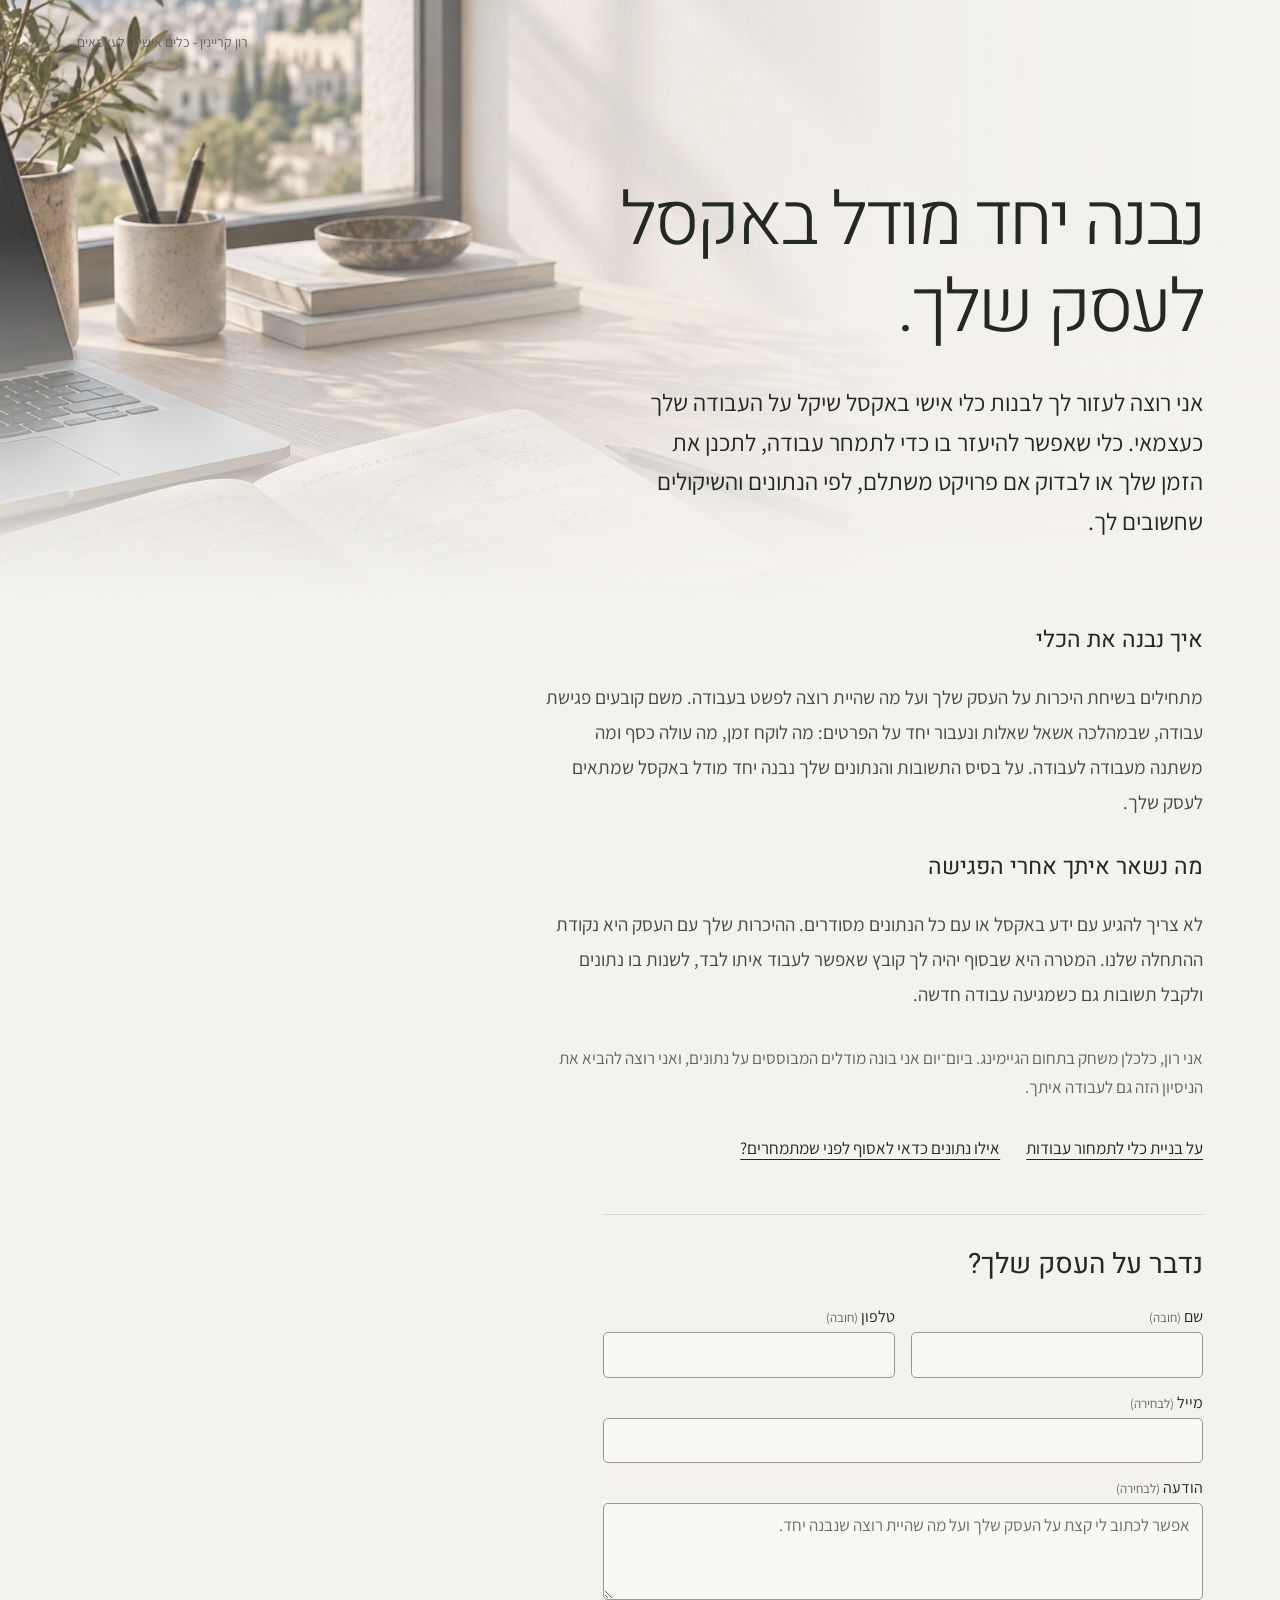
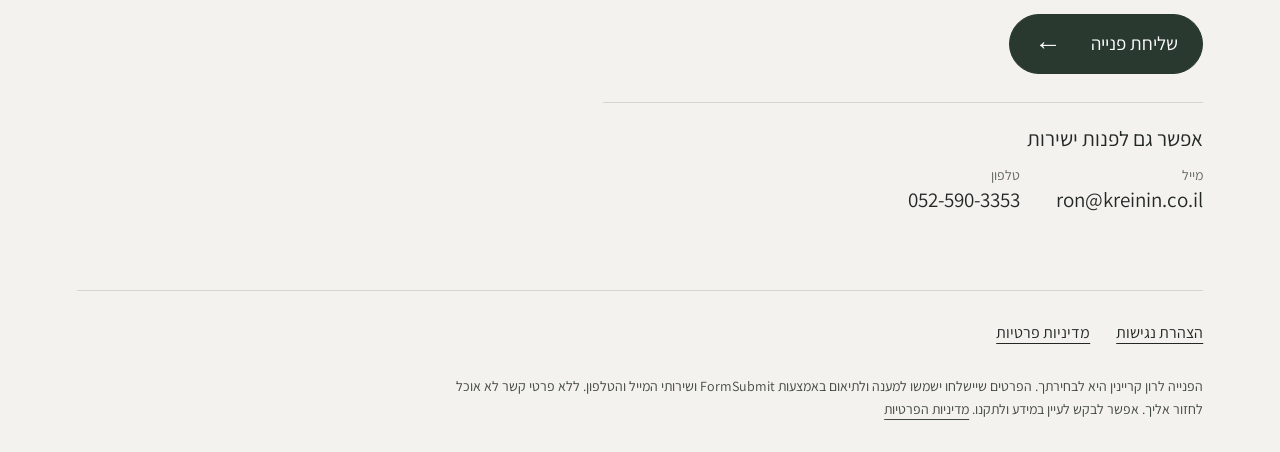
<file: index.html>
<!doctype html>
<html lang="he" dir="rtl">
<head>
<meta charset="utf-8">
<meta name="viewport" content="width=device-width,initial-scale=1,viewport-fit=cover">
<meta name="theme-color" content="#f4f2ee">
<link rel="stylesheet" href="fonts.css">
<title>בניית כלים ומודלים באקסל לעצמאים | רון קריינין</title>
<meta name="description" content="בניית כלי עבודה אישיים באקסל לעצמאים מכל תחום. יחד נמפה את אופן העבודה שלך ונבנה כלי לתמחור, לתכנון ולבחינת כדאיות, שאפשר להשתמש בו ולעדכן לבד.">
<style>
:root{color-scheme:light;--paper:#f4f2ee;--ink:#242824;--body:#424940;--muted:#62685e;--line:#d3d6cc}*{box-sizing:border-box}html{background:var(--paper);color:var(--ink);scroll-padding-top:30px}body{margin:0;font-family:'Assistant',Arial,sans-serif;-webkit-font-smoothing:antialiased}::selection{background:#d0d9c7;color:#242824}.page{position:relative;isolation:isolate;overflow:hidden}header{max-width:1400px;margin:auto;padding:30px 6vw;display:flex;align-items:center;justify-content:flex-end;gap:20px}.name{font-family:'Heebo',Arial,sans-serif;font-weight:400;font-size:23px;letter-spacing:-.7px;margin:0;color:var(--ink)}.descriptor{font-size:14px;color:var(--muted)}main{max-width:1400px;margin:auto;padding:92px 6vw 72px}h1{font-family:'Heebo',Arial,sans-serif;font-size:clamp(45px,5.7vw,80px);font-weight:300;letter-spacing:-2.7px;line-height:1.2;margin:0 0 30px;max-width:850px;text-wrap:balance}h1 span{color:var(--ink)}.copy{max-width:660px}p{font-size:20px;line-height:1.85;margin:0 0 20px;color:var(--body);text-wrap:pretty}.lead{font-size:24px;line-height:1.65;color:var(--ink);max-width:610px}.details{margin-top:0;padding-top:24px;max-width:660px;display:flex;flex-direction:column;gap:22px}.details p{font-size:19px;margin:0}.about{font-size:17px;line-height:1.7;color:var(--muted);max-width:660px;margin:32px 0 0}.contact{display:flex;align-items:center;gap:24px;flex-wrap:wrap;margin-top:30px}.cta{display:inline-flex;align-items:center;justify-content:space-between;gap:42px;min-height:72px;padding:16px 30px;background:#29392f;color:#fff;font-size:25px;line-height:1.4;text-decoration:none;border:1px solid #29392f;border-radius:100px}.cta:hover{background:#17261d;border-color:#17261d}.cta:active{background:#0e1912}.arrow{font-size:27px}.contact-note{max-width:220px;font-size:15px;line-height:1.6;margin:0;color:var(--muted)}a{color:inherit;text-underline-offset:5px;text-decoration-thickness:1px;touch-action:manipulation;-webkit-tap-highlight-color:#d0d9c7}a:focus-visible{outline:3px solid #405e48;outline-offset:6px}footer{max-width:1232px;margin:0 auto;display:flex;gap:12px 32px;align-items:center;flex-wrap:wrap;border-top:1px solid var(--line);padding:20px 0 30px;font-size:17px}footer a{display:inline-flex;align-items:center;min-height:44px}footer a:hover{color:#152d1d}footer .footer-label{font-size:15px;color:var(--muted);margin-left:auto}.skip{position:absolute;top:10px;right:15px;padding:12px;background:var(--ink);color:white;transform:translateY(-180%);z-index:2}.skip:focus{transform:translateY(0)}@media(max-width:1400px){footer{margin-inline:6vw}}@media(max-width:800px){header{padding:25px 25px}.name{font-size:21px}.descriptor{font-size:13px}main{padding:50px 25px 35px}h1{font-size:clamp(38px,8.5vw,62px);letter-spacing:-1.5px;margin-bottom:25px}.lead{font-size:22px;line-height:1.7}.details{margin-top:0;padding-top:16px;gap:20px}.details p{font-size:19px}.about{font-size:16px;margin-top:26px}.contact{gap:15px;margin-top:26px}.cta{font-size:24px;min-height:72px;padding:16px 25px}.contact-note{max-width:100%;font-size:15px}footer{margin-inline:25px;gap:4px 26px;font-size:17px}footer .footer-label{width:100%;margin:0}}@media(max-width:400px){.cta{font-size:22px;padding-inline:22px;gap:25px}}@media(forced-colors:active){.cta{border:2px solid ButtonText}}@media(prefers-reduced-motion:no-preference){.cta{transition:background-color 150ms ease}}
.legal-links{display:flex;gap:8px 26px;flex-wrap:wrap;width:100%;font-size:16px}.privacy-note{max-width:650px;font-size:15px;line-height:1.65;margin:18px 0 0;color:#424940}.privacy-note a{display:inline-block;min-height:24px}main:focus{outline:none}.page{overflow:visible}.intro{position:relative;isolation:isolate;padding-bottom:76px}.intro:before{content:'';position:absolute;z-index:-1;top:-240px;bottom:0;left:calc(-6vw - max(0px,(100vw - 1400px)/2));right:calc(-6vw - max(0px,(100vw - 1400px)/2));background:linear-gradient(to bottom,transparent 45%,var(--paper) 100%),linear-gradient(to left,#f4f2ee 4%,#f4f2eef2 30%,#f4f2ee30 75%),url('worktable.jpg') left center/cover no-repeat;pointer-events:none}header{position:relative;z-index:1}@media(max-width:800px){.intro{padding-bottom:40px}.intro:before{top:-180px;left:-25px;right:-25px;background:linear-gradient(to bottom,transparent 35%,var(--paper) 100%),linear-gradient(to left,#f4f2eef5,#f4f2eebd),url('worktable.jpg') 25% top/cover no-repeat}}footer .privacy-note{flex-basis:100%;max-width:760px;margin:8px 0 0;font-size:14px;line-height:1.7}footer .privacy-note a{display:inline;min-height:0}.inquiry-form{max-width:610px;margin-top:36px;display:flex;flex-direction:column;gap:20px}.form-row{display:grid;grid-template-columns:1fr 1fr;gap:20px}.field{display:flex;flex-direction:column;gap:7px;min-width:0}.field label{font-size:18px;color:var(--ink)}.field label span{font-size:14px;color:var(--muted)}.field input,.field textarea{width:100%;min-width:0;padding:12px 15px;font:inherit;font-size:19px;line-height:1.5;color:var(--ink);background:#faf9f6ed;border:1px solid #929b8e;border-radius:7px;min-height:52px}.field textarea{resize:vertical;min-height:138px}.field textarea::placeholder{color:#6a7167;opacity:1}.field input:focus-visible,.field textarea:focus-visible,button:focus-visible{outline:3px solid #405e48;outline-offset:3px}.inquiry-form button{font-family:inherit;align-self:flex-start;cursor:pointer;touch-action:manipulation}.form-privacy{font-size:14px;line-height:1.65;color:#424940;margin:0;max-width:580px}.form-privacy a{text-decoration:underline}@media(max-width:500px){.form-row{grid-template-columns:1fr;gap:20px}.inquiry-form{gap:18px}.inquiry-form button{min-height:64px}}.direct-contact{max-width:610px;display:flex;flex-wrap:wrap;gap:8px 24px;align-items:center;margin-top:24px;font-size:17px}.direct-contact .footer-label{width:100%;font-size:15px;color:var(--muted)}.direct-contact a{display:inline-flex;align-items:center;min-height:44px}.intro{padding-bottom:38px}.inquiry{max-width:600px;margin-top:44px;padding-top:30px;border-top:1px solid var(--line)}.inquiry h2{font-family:Heebo,Arial,sans-serif;font-size:28px;line-height:1.4;font-weight:400;margin:0 0 22px}.inquiry-form{margin-top:0;gap:14px;max-width:100%}.form-row{gap:16px}.field{gap:5px}.field label{font-size:16px}.field label span{font-size:13px}.field input,.field textarea{font-size:17px;min-height:44px;padding:9px 12px;border-radius:5px}.field textarea{min-height:96px}.inquiry-form .cta{min-height:48px;padding:10px 24px;font-size:19px;gap:30px}.direct-contact{margin-top:28px;padding-top:22px;border-top:1px solid var(--line);gap:12px 36px}.direct-contact h3{flex-basis:100%;font-weight:400;font-size:21px;margin:0 0 2px}.direct-contact a{font-size:21px;display:flex;flex-direction:column;align-items:flex-end;gap:2px;min-height:52px;text-decoration:none}.direct-contact a:hover .contact-value{text-decoration:underline}.contact-kind{font-size:14px;color:var(--muted);direction:rtl}.direct-contact a:focus-visible{outline-offset:5px}@media(max-width:500px){.intro{padding-bottom:28px}.inquiry{margin-top:32px;padding-top:24px}.inquiry h2{font-size:25px}.inquiry-form{gap:14px}.form-row{gap:14px;grid-template-columns:1fr 1fr}.field label{font-size:15px}.field label span{font-size:12px}.direct-contact{gap:12px 26px}.direct-contact a{font-size:19px}}@media(max-width:360px){.form-row{grid-template-columns:1fr}}header .name{font-family:'Assistant',Arial,sans-serif;font-size:14px;font-weight:400;letter-spacing:normal;color:var(--muted)}@media(max-width:800px){header .name{font-size:13px}}.details h2{font-family:Heebo,Arial,sans-serif;font-size:23px;font-weight:400;line-height:1.5;margin:0}.details h2:not(:first-child){margin-top:8px}.reading-links{max-width:660px;display:flex;flex-wrap:wrap;gap:8px 26px;margin-top:24px;font-size:17px}.reading-links a{display:inline-flex;align-items:center;min-height:44px}.article-page main{padding-top:55px;max-width:900px}.article-page h1{font-size:clamp(36px,5vw,58px);letter-spacing:-1.2px}.article-page h2{font-family:Heebo,Arial,sans-serif;font-weight:400;font-size:25px;line-height:1.5;margin:36px 0 12px}.article-page p,.article-page li{font-size:20px;line-height:1.8}.article-page .back-link{display:inline-block;min-height:44px;font-size:17px;margin-bottom:24px}.article-page .article-cta{margin-top:36px;padding-top:24px;border-top:1px solid var(--line)}@media(max-width:500px){.details h2{font-size:21px}.article-page main{padding-top:26px}.article-page h2{font-size:23px}}</style>

<link rel="canonical" href="https://www.kreinin.co.il/">
<meta property="og:type" content="website">
<meta property="og:locale" content="he_IL">
<meta property="og:site_name" content="רון קריינין">
<meta property="og:title" content="בניית כלים ומודלים באקסל לעצמאים | רון קריינין">
<meta property="og:description" content="בניית כלי עבודה אישיים באקסל לעצמאים מכל תחום. יחד נמפה את אופן העבודה שלך ונבנה כלי לתמחור, לתכנון ולבחינת כדאיות, שאפשר להשתמש בו ולעדכן לבד.">
<meta property="og:url" content="https://www.kreinin.co.il/">
<meta property="og:image" content="https://www.kreinin.co.il/worktable.jpg">
<meta property="og:image:width" content="1536">
<meta property="og:image:height" content="1024">
<meta property="og:image:alt" content="שולחן עבודה עם מחברת וכלי כתיבה">
<meta name="twitter:card" content="summary_large_image">
<script type="application/ld+json">{"@context": "https://schema.org", "@graph": [{"@type": "Person", "@id": "https://www.kreinin.co.il/#ron", "name": "רון קריינין", "url": "https://www.kreinin.co.il/", "jobTitle": "כלכלן משחק", "email": "ron@kreinin.co.il", "telephone": "+972525903353"}, {"@type": "WebSite", "@id": "https://www.kreinin.co.il/#website", "url": "https://www.kreinin.co.il/", "name": "רון קריינין - כלים אישיים לעצמאים", "inLanguage": "he", "publisher": {"@id": "https://www.kreinin.co.il/#ron"}}]}</script>
<meta name="google-site-verification" content="yC5PigMQsRYW7GszWZTQJTXBySiaUs97a9lPnF5ZMzY">
</head>
<body>
<a class="skip" href="#content">דילוג לתוכן</a>
<div class="page">
<header><p class="name">רון קריינין - כלים אישיים לעצמאים</p></header>
<main id="content" tabindex="-1">
<div class="intro"><h1>נבנה יחד מודל באקסל<br><span>לעסק שלך.</span></h1>
<div class="copy"><p class="lead">אני רוצה לעזור לך לבנות כלי אישי באקסל שיקל על העבודה שלך כעצמאי. כלי שאפשר להיעזר בו כדי לתמחר עבודה, לתכנן את הזמן שלך או לבדוק אם פרויקט משתלם, לפי הנתונים והשיקולים שחשובים לך.</p></div>


</div><div class="details"><h2>איך נבנה את הכלי</h2><p>מתחילים בשיחת היכרות על העסק שלך ועל מה שהיית רוצה לפשט בעבודה. משם קובעים פגישת עבודה, שבמהלכה אשאל שאלות ונעבור יחד על הפרטים: מה לוקח זמן, מה עולה כסף ומה משתנה מעבודה לעבודה. על בסיס התשובות והנתונים שלך נבנה יחד מודל באקסל שמתאים לעסק שלך.</p><h2>מה נשאר איתך אחרי הפגישה</h2><p>לא צריך להגיע עם ידע באקסל או עם כל הנתונים מסודרים. ההיכרות שלך עם העסק היא נקודת ההתחלה שלנו. המטרה היא שבסוף יהיה לך קובץ שאפשר לעבוד איתו לבד, לשנות בו נתונים ולקבל תשובות גם כשמגיעה עבודה חדשה.</p></div>
<p class="about">אני רון, כלכלן משחק בתחום הגיימינג. ביום־יום אני בונה מודלים המבוססים על נתונים, ואני רוצה להביא את הניסיון הזה גם לעבודה איתך.</p>
<nav class="reading-links" aria-label="עוד על בניית הכלי"><a href="pricing.html">על בניית כלי לתמחור עבודות</a><a href="pricing-guide.html">אילו נתונים כדאי לאסוף לפני שמתמחרים?</a></nav>
<section class="inquiry" aria-labelledby="inquiry-title"><h2 id="inquiry-title">נדבר על העסק שלך?</h2><form class="inquiry-form" id="contact" action="https://formsubmit.co/ron@kreinin.co.il" method="POST" accept-charset="UTF-8">
<div class="form-row"><div class="field"><label for="contact-name">שם <span>(חובה)</span></label><input id="contact-name" name="name" type="text" autocomplete="name" required pattern=".*\S.*" maxlength="120"></div><div class="field"><label for="contact-phone">טלפון <span>(חובה)</span></label><input id="contact-phone" name="phone" type="tel" autocomplete="tel" inputmode="tel" required pattern="[+]?(?:[0-9][ \-]?){6,14}[0-9]" maxlength="25" dir="ltr" title="יש להזין 7–15 ספרות; אפשר לכלול קידומת, רווחים ומקפים"></div></div>
<div class="field"><label for="contact-email">מייל <span>(לבחירה)</span></label><input id="contact-email" name="email" type="email" autocomplete="email" maxlength="254" dir="ltr"></div>
<div class="field"><label for="contact-message">הודעה <span>(לבחירה)</span></label><textarea id="contact-message" name="message" rows="3" maxlength="5000" placeholder="אפשר לכתוב לי קצת על העסק שלך ועל מה שהיית רוצה שנבנה יחד."></textarea></div>
<input type="hidden" name="_subject" value="פנייה חדשה מהאתר של רון קריינין"><input type="hidden" name="_template" value="table"><input type="hidden" name="_next" value="https://www.kreinin.co.il/thanks.html">
<button class="cta" type="submit">שליחת פנייה <span class="arrow" aria-hidden="true">←</span></button>

</form><div class="direct-contact"><h3>אפשר גם לפנות ישירות</h3><a href="mailto:ron@kreinin.co.il" dir="ltr"><span class="contact-kind">מייל</span><span class="contact-value">ron@kreinin.co.il</span></a><a href="tel:+972525903353" dir="ltr" aria-label="טלפון: 052-590-3353"><span class="contact-kind">טלפון</span><span class="contact-value">052-590-3353</span></a></div></section></main>
<footer><nav class="legal-links" aria-label="מידע על האתר"><a href="accessibility.html">הצהרת נגישות</a><a href="privacy.html">מדיניות פרטיות</a></nav><p class="privacy-note">הפנייה לרון קריינין היא לבחירתך. הפרטים שיישלחו ישמשו למענה ולתיאום באמצעות FormSubmit ושירותי המייל והטלפון. ללא פרטי קשר לא אוכל לחזור אליך. אפשר לבקש לעיין במידע ולתקנו. <a href="privacy.html">מדיניות הפרטיות</a></p></footer>
</div>
</body>
</html>
</file>
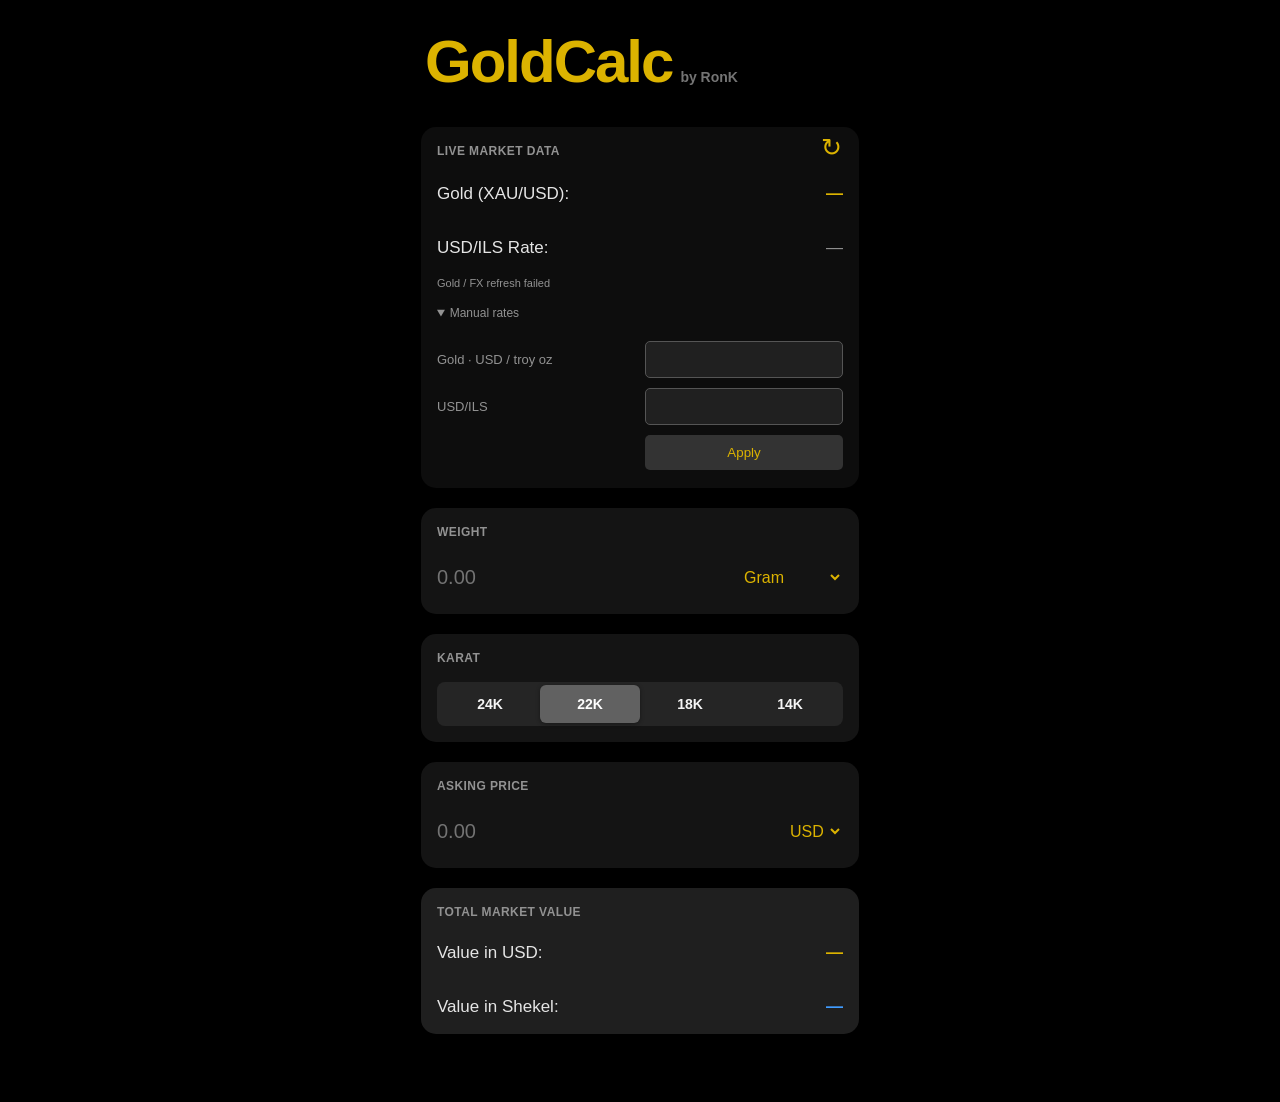
<file: gold/index.html>
<!doctype html>
<html lang="en">
<head>
<meta charset="utf-8">
<meta name="viewport" content="width=device-width,initial-scale=1,viewport-fit=cover">
<meta name="theme-color" content="#000000">
<title>GoldCalc</title>
<meta name="description" content="Gold weight, market value and asking price calculator.">
<link rel="canonical" href="https://www.kreinin.co.il/gold/">
<link rel="stylesheet" href="gold.css">
<script type="module" src="app.js"></script>
</head>
<body>
<main>
<header><h1>GoldCalc</h1><span>by RonK</span></header>
<noscript><p class="error">Enable JavaScript to use GoldCalc.</p></noscript>
<section class="card market" aria-labelledby="market-title">
<div class="card-heading"><h2 id="market-title">Live Market Data</h2><button id="refresh" type="button" aria-label="Refresh market data" title="Refresh market data">↻</button></div>
<div class="row"><span>Gold (XAU/USD):</span><strong id="spot-display" class="gold">—</strong></div>
<div class="row"><span>USD/ILS Rate:</span><span id="fx-display" class="muted">—</span></div>
<p id="market-status" class="status" role="status"></p>
<details id="manual-details"><summary>Manual rates</summary>
<form id="rates-form"><label for="manual-spot">Gold · USD / troy oz</label><input id="manual-spot" type="text" inputmode="decimal" autocomplete="off" required maxlength="24"><label for="manual-fx">USD/ILS</label><input id="manual-fx" type="text" inputmode="decimal" autocomplete="off" required maxlength="24"><p id="rates-error" class="error" role="alert"></p><button type="submit" class="apply">Apply</button></form>
</details>
</section>
<form id="calculator" novalidate>
<section class="card"><h2><label for="weight">Weight</label></h2><div class="input-row"><input id="weight" type="text" inputmode="decimal" autocomplete="off" placeholder="0.00" maxlength="24" aria-describedby="weight-error"><select id="unit" aria-label="Weight unit"><option value="gram">Gram</option><option value="ounce">Ounce (oz)</option><option value="troy">Troy Oz</option><option value="kilo">Kilo</option></select></div><p id="weight-error" class="error"></p></section>
<fieldset class="card karat"><legend class="sr-only">Karat</legend><h2 aria-hidden="true">Karat</h2><div class="segmented"><label><input type="radio" name="karat" value="24"><span>24K</span></label><label><input type="radio" name="karat" value="22" checked><span>22K</span></label><label><input type="radio" name="karat" value="18"><span>18K</span></label><label><input type="radio" name="karat" value="14"><span>14K</span></label></div></fieldset>
<section class="card"><h2><label for="asking">Asking Price</label></h2><div class="input-row"><input id="asking" type="text" inputmode="decimal" autocomplete="off" placeholder="0.00" maxlength="24" aria-describedby="asking-error"><select id="currency" aria-label="Asking price currency"><option value="USD">USD</option><option value="ILS">ILS</option></select></div><p id="asking-error" class="error"></p></section>
<section class="card totals" aria-labelledby="total-title"><h2 id="total-title">Total Market Value</h2><div class="row"><span>Value in USD:</span><output id="value-usd" class="gold">—</output></div><div class="row"><span>Value in Shekel:</span><output id="value-ils" class="blue">—</output></div></section>
<section class="card" id="comparison-results" aria-labelledby="comparison-title" hidden><h2 id="comparison-title">Deal Analysis (USD)</h2><div class="row"><span>Price per Gram:</span><output id="per-gram"></output></div><div class="row"><span id="difference-label">Premium (Over):</span><output id="difference"></output></div></section>
<p id="result-announcement" class="sr-only" role="status" aria-live="polite"></p>
</form>
</main>
</body>
</html>
</file>
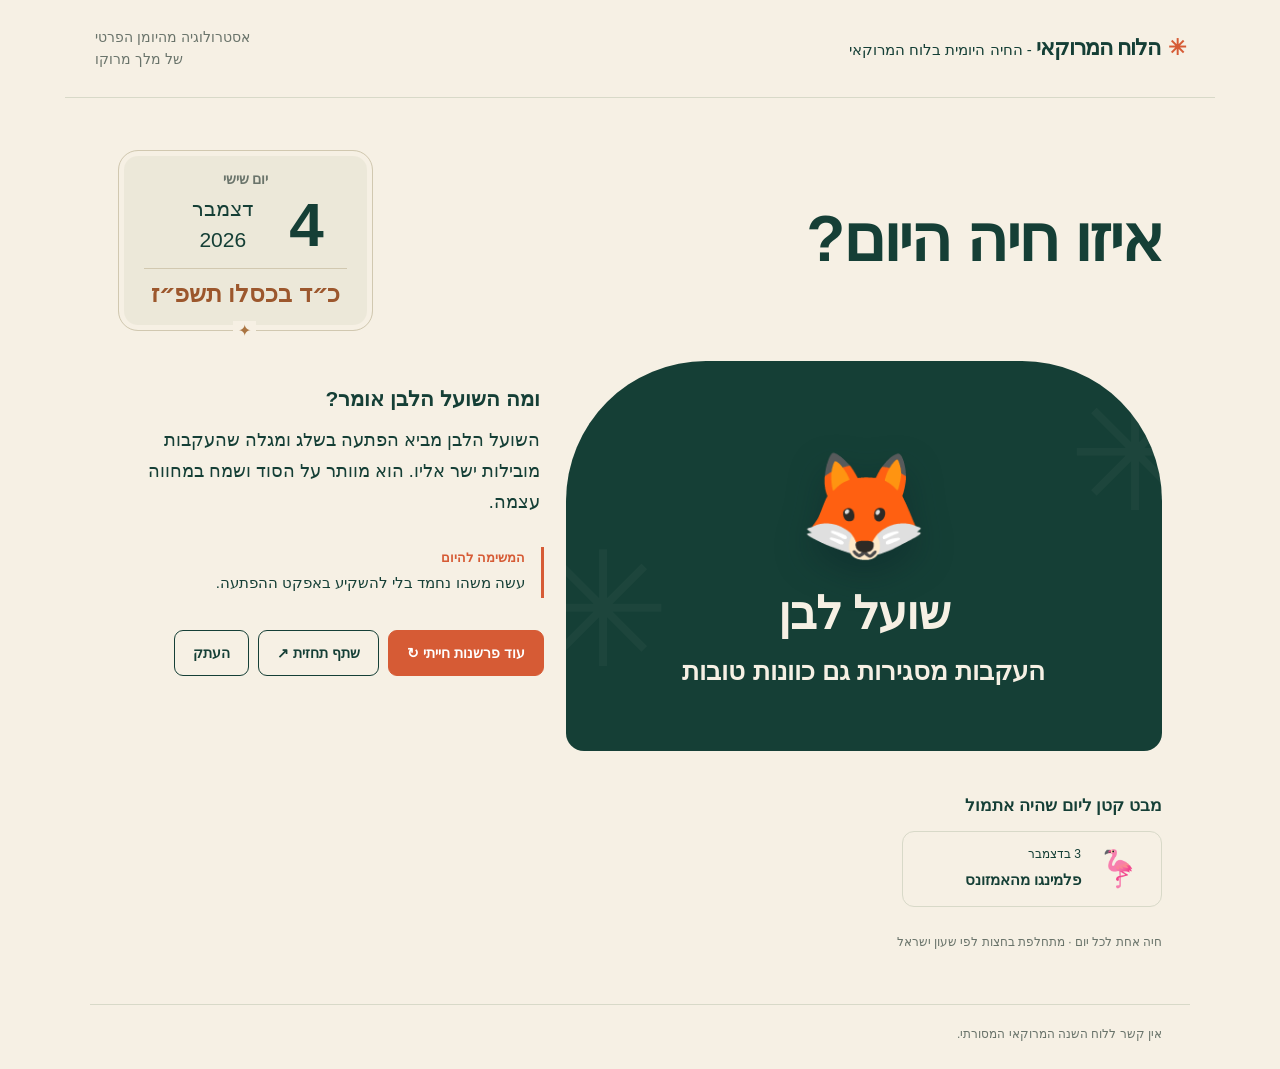
<file: yomhaiati/index.html>
<!doctype html>
<html lang="he" dir="rtl">
<head>
<meta charset="utf-8"><meta name="viewport" content="width=device-width, initial-scale=1">
<meta name="theme-color" content="#153f36"><meta name="description" content="החיה היומית בלוח המרוקאי. חיה, משפט מחץ, פרשנות קצרה ומשימה להיום.">
<title>הלוח המרוקאי | החיה היומית</title>
<link rel="canonical" href="https://www.kreinin.co.il/yomhaiati/">
<meta property="og:title" content="איזו חיה היום? | הלוח המרוקאי"><meta property="og:description" content="החיה היומית בלוח המרוקאי. פרשנות יומית ומשימה עם קריצה."><meta property="og:url" content="https://www.kreinin.co.il/yomhaiati/"><meta property="og:type" content="website">
<style>
:root{--green:#153f36;--cream:#f6f0e4;--orange:#d65b35;--muted:#6a746b;--line:#d8d9c8}*{box-sizing:border-box}body{margin:0;background:var(--cream);color:var(--green);font-family:Arial,sans-serif}button,input,select{font:inherit}button,a,input,select{ -webkit-tap-highlight-color:transparent}button{cursor:pointer}button:focus-visible,a:focus-visible,select:focus-visible,input:focus-visible{outline:3px solid var(--orange);outline-offset:4px}header{max-width:1150px;margin:auto;padding:26px 30px;display:flex;justify-content:space-between;align-items:center;border-bottom:1px solid var(--line)}.brand{font-size:22px;font-weight:900;letter-spacing:-1px}.star{color:var(--orange);margin-left:8px}.tag{font-size:12px;color:var(--muted)}main{max-width:1100px;padding:52px 28px 24px;margin:auto}.intro{display:flex;justify-content:space-between;align-items:end;gap:20px;margin-bottom:30px}.eyebrow{font-size:12px;letter-spacing:1.3px;font-weight:700;color:var(--orange)}h1{font-size:clamp(36px,6vw,64px);letter-spacing:-2px;margin:10px 0 12px;line-height:1.05}.intro p{margin:0;color:var(--muted);font-size:16px}.datebox{font-size:13px;text-align:left;white-space:nowrap}.datebox input{display:block;border:0;border-bottom:1px solid var(--line);background:transparent;color:var(--green);margin-top:8px;padding:8px 0;direction:ltr}.layout{display:grid;grid-template-columns:1.4fr 1fr;gap:22px}.hero{background:var(--green);color:var(--cream);border-radius:140px 140px 18px 18px;min-height:360px;display:flex;flex-direction:column;align-items:center;padding:28px 25px 22px;text-align:center;position:relative;overflow:hidden}.hero:before,.hero:after{content:'✳';position:absolute;font-size:160px;opacity:.035;top:40%;left:-30px}.hero:after{left:auto;right:-40px;top:0}.daymark{font-size:12px;letter-spacing:2px;color:#bfd1ac}.animal{font-size:82px;line-height:1.3;margin:12px 0;filter:drop-shadow(0 15px 18px #051c2355)}h2{font-size:38px;letter-spacing:-1px;margin:0 0 12px}.motto{font-size:21px;line-height:1.5;font-weight:700;max-width:340px}.seal{border-top:1px solid #517365;margin-top:auto;padding-top:22px;font-size:12px;width:100%;color:#b7c7ba}.side{display:flex;flex-direction:column;justify-content:center;gap:24px;padding:20px 0}.actions{margin-top:8px!important}.controls{background:#ebe8db;padding:20px;border-radius:16px}.label{font-size:12px;font-weight:bold;display:block;margin-bottom:10px}.pills{display:flex;gap:7px;flex-wrap:wrap}.pill{border:1px solid #bdc3b3;border-radius:30px;background:transparent;color:var(--green);padding:9px 14px;font-size:13px}.pill[aria-pressed=true]{background:var(--green);color:var(--cream);border-color:var(--green)}.story{padding:6px 4px}.story h3{font-size:21px;margin:0 0 14px}.story p{font-size:18px;line-height:1.8;margin:0}.mission{border-right:3px solid var(--orange);padding:3px 16px}.mission small{display:block;color:var(--orange);font-weight:700;margin-bottom:6px}.mission p{margin:0;font-size:15px;line-height:1.6}.actions{display:flex;gap:9px;flex-wrap:wrap;margin-top:auto}.primary,.secondary{border-radius:9px;padding:14px 18px;font-weight:700;text-decoration:none;font-size:14px;display:inline-flex;align-items:center;justify-content:center;border:1px solid var(--green)}.primary{background:var(--orange);border-color:var(--orange);color:white}.secondary{background:transparent;color:var(--green)}.week{margin-top:44px}.sectionhead{display:flex;align-items:center;justify-content:space-between;margin-bottom:15px}.sectionhead h3{margin:0;font-size:17px}.sectionhead span{font-size:12px;color:var(--muted)}.days{display:grid;grid-template-columns:repeat(7,1fr);gap:9px}.day{background:transparent;border:1px solid var(--line);border-radius:12px;color:var(--green);padding:13px 5px;display:flex;flex-direction:column;align-items:center;gap:8px;font-size:12px}.day.active{background:#e6e9d8;border-color:var(--green)}.day .emoji{font-size:27px}.day b{font-size:13px}.note{font-size:12px;color:var(--muted);line-height:1.7;margin-top:25px}footer{max-width:1100px;margin:15px auto 0;padding:22px 28px 28px;border-top:1px solid var(--line);font-size:12px;color:var(--muted);display:flex;justify-content:space-between;gap:20px}#status{min-height:22px;font-size:12px;color:var(--orange);margin-top:8px} @media(max-width:720px){header{padding:20px}.tag{max-width:110px;line-height:1.5;text-align:left}main{padding:30px 20px 15px}.intro{align-items:start}.intro p{font-size:14px;line-height:1.6;max-width:210px}.datebox{font-size:11px;margin-top:8px}.datebox input{max-width:125px}.layout{grid-template-columns:1fr}.hero{min-height:300px;padding:26px 25px 22px;border-radius:110px 110px 16px 16px}.animal{font-size:70px;margin:6px 0}h2{font-size:32px}.motto{font-size:19px;margin-bottom:20px}.seal{padding-top:14px}.days{gap:5px}.day{font-size:10px;padding:10px 2px}.day b{font-size:10px}.day .emoji{font-size:22px}.sectionhead span{font-size:10px}.story p{font-size:17px}footer{padding:20px;flex-direction:column;gap:8px}h1{font-size:40px}}
.day b{line-height:1.5;overflow-wrap:anywhere}.day:disabled{opacity:.4;cursor:default}.motto{margin-bottom:22px}.story p{line-height:1.7}.seal{padding-top:14px}.days{overflow-x:auto}@media(max-width:720px){.intro{flex-wrap:wrap}.datebox{text-align:right}.days{grid-template-columns:repeat(7,minmax(90px,1fr));padding-bottom:8px}.day b{font-size:12px}.day{font-size:12px}.side{padding-top:4px;gap:22px}h1{font-size:38px}.hero{border-radius:100px 100px 16px 16px}.week{margin-top:26px}}
.days{grid-template-columns:minmax(180px,260px);overflow:visible}.day{display:grid;grid-template-columns:auto 1fr;column-gap:15px;text-align:right;padding:15px 20px}.day .emoji{grid-row:1 / 3;grid-column:1;font-size:36px}.day>span:first-child,.day b{grid-column:2}.day>span:first-child{grid-row:1}.day b{grid-row:2;font-size:15px}.hero{justify-content:center}.hero .motto{margin-bottom:0}

.tag{font-size:14px;line-height:1.6;text-align:left;max-width:230px}.intro{align-items:center}.date-card{min-width:255px;position:relative;text-align:center;padding:19px 25px 22px;background:#ece8d9;border:1px solid #d1c8b0;border-radius:20px;box-shadow:inset 0 0 0 5px var(--cream)}.date-kicker{font-size:14px;font-weight:700;color:var(--muted)}#date-gregorian{display:flex;align-items:center;justify-content:center;gap:14px;margin:4px 0 11px}#date-number{font-size:62px;line-height:1.05;letter-spacing:-3px;font-weight:900}#date-month{font-size:21px;line-height:1.5;max-width:105px}.hebrew-date{font-size:24px;font-weight:700;padding-top:11px;border-top:1px solid #d1c8b0;color:#9c572d}.date-flourish{position:absolute;bottom:-10px;right:calc(50% - 10px);background:var(--cream);padding:0 5px;color:#aa7441}.variant-meaning{margin-top:17px;padding-top:14px;border-top:1px solid var(--line)}.variant-meaning>span{display:block;font-size:12px;font-weight:700;color:var(--orange);margin-bottom:5px}.variant-meaning p{font-size:15px;line-height:1.6}dialog{width:min(560px,calc(100% - 32px));padding:28px;border:1px solid var(--line);border-radius:20px;color:var(--green);background:var(--cream);text-align:center;box-shadow:0 20px 80px #0004}dialog::backdrop{background:#153f3699}dialog h3{margin-top:12px}dialog textarea{width:100%;height:260px;resize:vertical;background:#fff9;border:1px solid var(--line);border-radius:10px;padding:14px;line-height:1.7;color:var(--green);font:inherit;line-height:1.7;direction:rtl}dialog .actions{justify-content:center}.dialog-close{position:absolute;top:9px;left:12px;background:none;border:0;color:var(--green);font-size:28px}#share-status{font-size:13px;min-height:18px}.day{cursor:default}
@media(max-width:720px){body{text-align:center}header{gap:18px;padding:19px 18px}.brand{font-size:20px;text-align:center;white-space:nowrap}.tag{font-size:11px;max-width:155px;text-align:center}.intro{flex-direction:column;align-items:center;gap:23px}.intro>div:first-child{width:100%}.intro p{max-width:none;text-align:center}.date-card{width:100%;max-width:390px;padding:18px 20px 21px}#date-number{font-size:68px}#date-month{font-size:23px}.hebrew-date{font-size:25px}.side,.story,.mission{text-align:center}.mission{border-right:0;border-top:2px solid var(--orange);padding:16px 10px 0;max-width:440px;align-self:center}.actions{justify-content:center}.primary,.secondary{min-height:46px}.sectionhead{justify-content:center;flex-direction:column;gap:7px}.days{justify-content:center;grid-template-columns:minmax(180px,300px)}.day{display:flex;flex-direction:column;text-align:center;gap:8px}.day .emoji{font-size:36px}.day b{font-size:16px}.note{text-align:center}footer{align-items:center;text-align:center}.variant-meaning{max-width:440px;margin:17px auto 0}dialog textarea{text-align:center}#status:empty{display:none}}

.brand-subtitle{font-size:15px;font-weight:500;letter-spacing:0}.hero{min-height:390px}.hero .animal{font-size:104px}.hero h2{font-size:46px}.hero .motto{font-size:26px;max-width:430px}.sectionhead{justify-content:flex-start}footer{justify-content:flex-start;text-align:right}
@media(max-width:720px){header{align-items:center}.brand{white-space:normal;line-height:1.5;flex:1}.brand-subtitle{display:block;font-size:12px}.tag{flex:0 0 125px}.hero{min-height:340px}.hero .animal{font-size:90px}.hero h2{font-size:39px}.hero .motto{font-size:23px}.sectionhead{align-items:center}footer{align-items:flex-start;text-align:right}}
</style></head>
<body>
<header><div class="brand"><span class="star">✳</span>הלוח המרוקאי<span class="brand-subtitle"> - החיה היומית בלוח המרוקאי</span></div><span class="tag">אסטרולוגיה מהיומן הפרטי<br>של מלך מרוקו</span></header>
<main><section class="intro"><div><h1>איזו חיה היום?</h1></div><div class="date-card" aria-label="התאריך של היום"><span class="date-kicker" id="date-weekday"></span><time id="date-gregorian"><strong id="date-number"></strong><span id="date-month"></span></time><div class="hebrew-date" id="date-hebrew"></div><span class="date-flourish" aria-hidden="true">✦</span></div></section>
<section class="layout"><div class="hero"><div class="animal" id="animal" aria-hidden="true"></div><h2 id="animal-title"></h2><div class="motto" id="motto"></div></div><div class="side"><div class="story" aria-live="polite"><h3 id="reading-title"></h3><p id="story"></p></div><div class="mission"><small>המשימה להיום</small><p id="mission"></p></div><div class="actions"><button class="primary" id="reroll">עוד פרשנות חייתי ↻</button><button class="secondary" id="share">שתף תחזית ↗</button><button class="secondary" id="copy">העתק</button></div><div id="status" role="status"></div></div></section>
<section class="week"><div class="sectionhead"><h3>מבט קטן ליום שהיה אתמול</h3></div><div class="days" id="days"></div></section>
<p class="note">חיה אחת לכל יום · מתחלפת בחצות לפי שעון ישראל</p>
</main><footer><span>אין קשר ללוח השנה המרוקאי המסורתי.</span></footer>
<dialog id="share-dialog" aria-labelledby="share-title"><button class="dialog-close" id="share-close" aria-label="סגירה">×</button><h3 id="share-title">התחזית מוכנה לשיתוף</h3><textarea id="share-text" readonly aria-label="הודעה מוכנה לשיתוף"></textarea><div class="actions"><button class="primary" id="share-copy">העתק הודעה</button><a class="secondary" id="share-whatsapp" target="_blank" rel="noopener noreferrer">פתח בוואטסאפ</a></div><p id="share-status" role="status"></p></dialog><script src="readings.js?v=20261020-2400"></script><script src="app.js?v=20261020-layout2"></script></body></html>
</file>
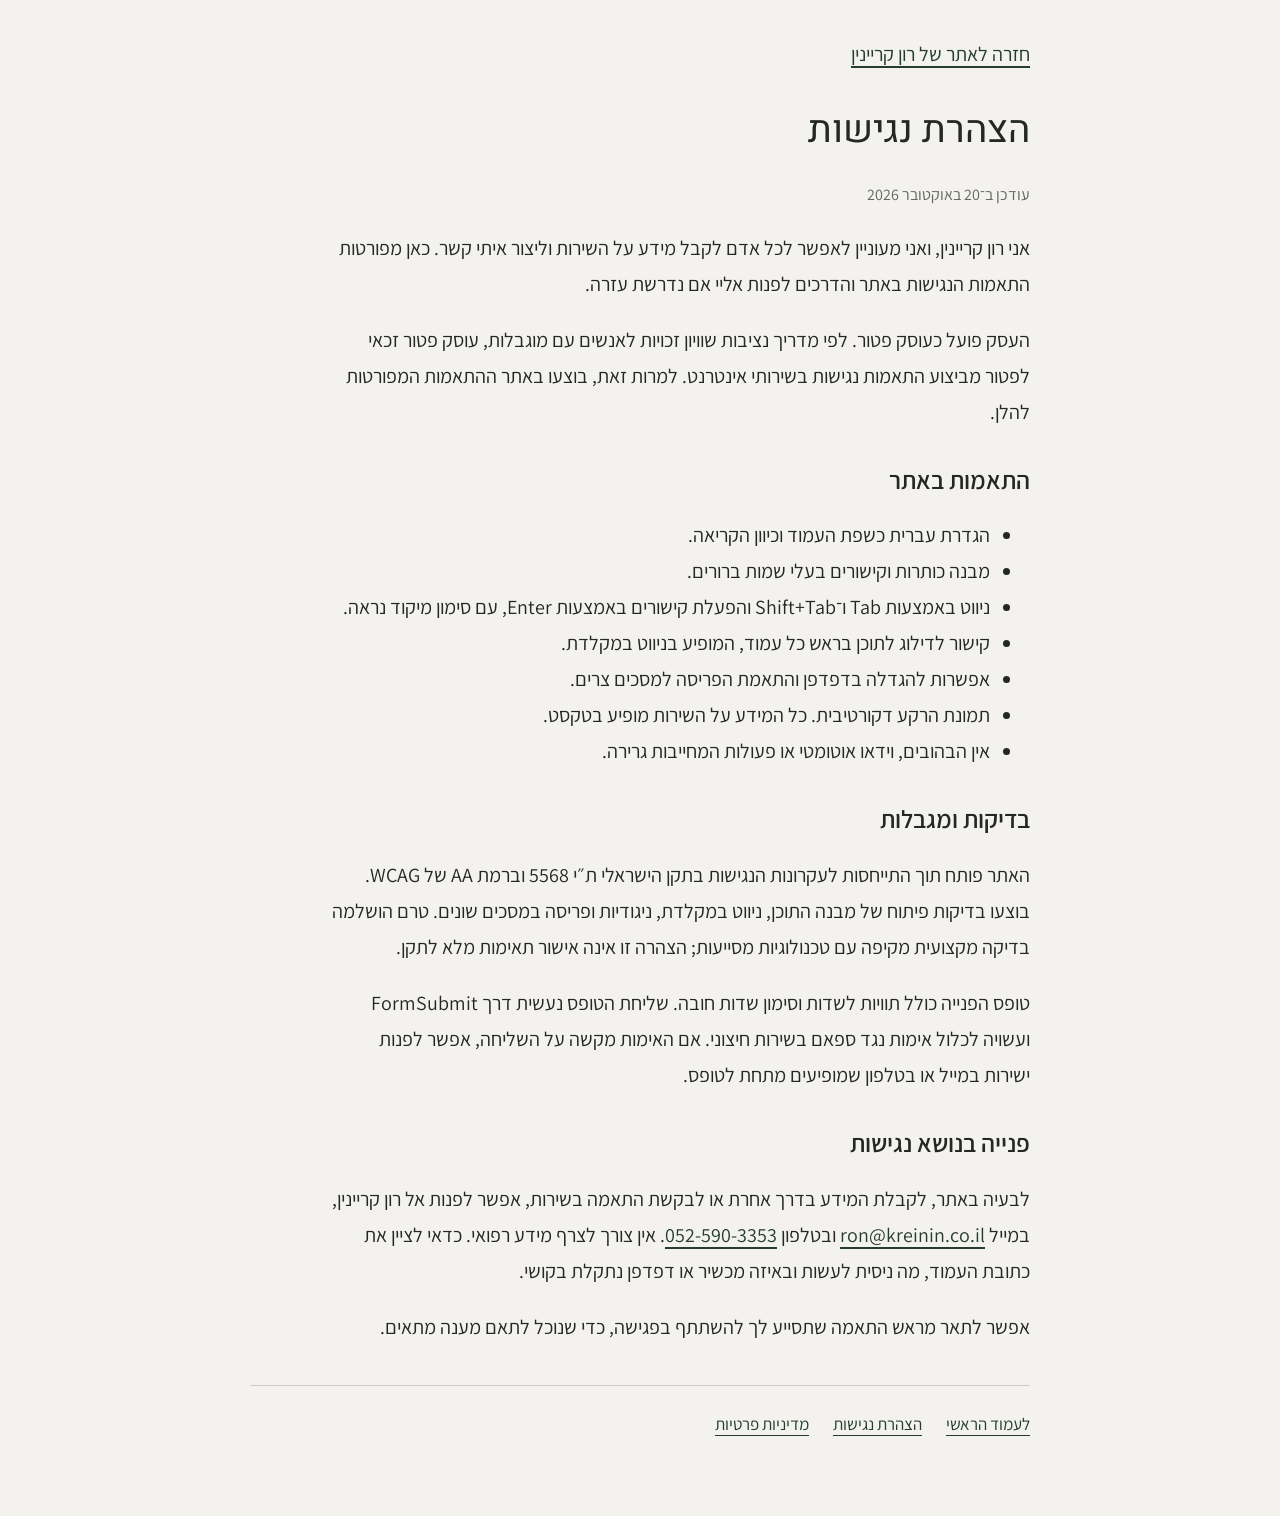
<file: accessibility.html>
<!doctype html><html lang="he" dir="rtl"><head><meta charset="utf-8"><meta name="viewport" content="width=device-width,initial-scale=1"><meta name="theme-color" content="#f4f2ee"><title>הצהרת נגישות | רון קריינין</title><link rel="stylesheet" href="fonts.css"><link rel="stylesheet" href="legal.css">
<link rel="canonical" href="https://www.kreinin.co.il/accessibility.html">
</head><body><a class="skip" href="#content">דילוג לתוכן</a><main id="content" tabindex="-1"><a class="back" href="/">חזרה לאתר של רון קריינין</a><h1>הצהרת נגישות</h1><p class="date">עודכן ב־20 באוקטובר 2026</p><p>אני רון קריינין, ואני מעוניין לאפשר לכל אדם לקבל מידע על השירות וליצור איתי קשר. כאן מפורטות התאמות הנגישות באתר והדרכים לפנות אליי אם נדרשת עזרה.</p><p>העסק פועל כעוסק פטור. לפי מדריך נציבות שוויון זכויות לאנשים עם מוגבלות, עוסק פטור זכאי לפטור מביצוע התאמות נגישות בשירותי אינטרנט. למרות זאת, בוצעו באתר ההתאמות המפורטות להלן.</p><h2>התאמות באתר</h2><ul><li>הגדרת עברית כשפת העמוד וכיוון הקריאה.</li><li>מבנה כותרות וקישורים בעלי שמות ברורים.</li><li>ניווט באמצעות Tab ו־Shift+Tab והפעלת קישורים באמצעות Enter, עם סימון מיקוד נראה.</li><li>קישור לדילוג לתוכן בראש כל עמוד, המופיע בניווט במקלדת.</li><li>אפשרות להגדלה בדפדפן והתאמת הפריסה למסכים צרים.</li><li>תמונת הרקע דקורטיבית. כל המידע על השירות מופיע בטקסט.</li><li>אין הבהובים, וידאו אוטומטי או פעולות המחייבות גרירה.</li></ul><h2>בדיקות ומגבלות</h2><p>האתר פותח תוך התייחסות לעקרונות הנגישות בתקן הישראלי ת״י 5568 וברמת AA של WCAG. בוצעו בדיקות פיתוח של מבנה התוכן, ניווט במקלדת, ניגודיות ופריסה במסכים שונים. טרם הושלמה בדיקה מקצועית מקיפה עם טכנולוגיות מסייעות; הצהרה זו אינה אישור תאימות מלא לתקן.</p><p>טופס הפנייה כולל תוויות לשדות וסימון שדות חובה. שליחת הטופס נעשית דרך FormSubmit ועשויה לכלול אימות נגד ספאם בשירות חיצוני. אם האימות מקשה על השליחה, אפשר לפנות ישירות במייל או בטלפון שמופיעים מתחת לטופס.</p><h2>פנייה בנושא נגישות</h2><p>לבעיה באתר, לקבלת המידע בדרך אחרת או לבקשת התאמה בשירות, אפשר לפנות אל רון קריינין, במייל <a href="mailto:ron@kreinin.co.il" dir="ltr">ron@kreinin.co.il</a> ובטלפון <a href="tel:+972525903353" dir="ltr">052-590-3353</a>. אין צורך לצרף מידע רפואי. כדאי לציין את כתובת העמוד, מה ניסית לעשות ובאיזה מכשיר או דפדפן נתקלת בקושי.</p><p>אפשר לתאר מראש התאמה שתסייע לך להשתתף בפגישה, כדי שנוכל לתאם מענה מתאים.</p><footer><a href="/">לעמוד הראשי</a><a href="accessibility.html">הצהרת נגישות</a><a href="privacy.html">מדיניות פרטיות</a></footer></main></body></html>
</file>
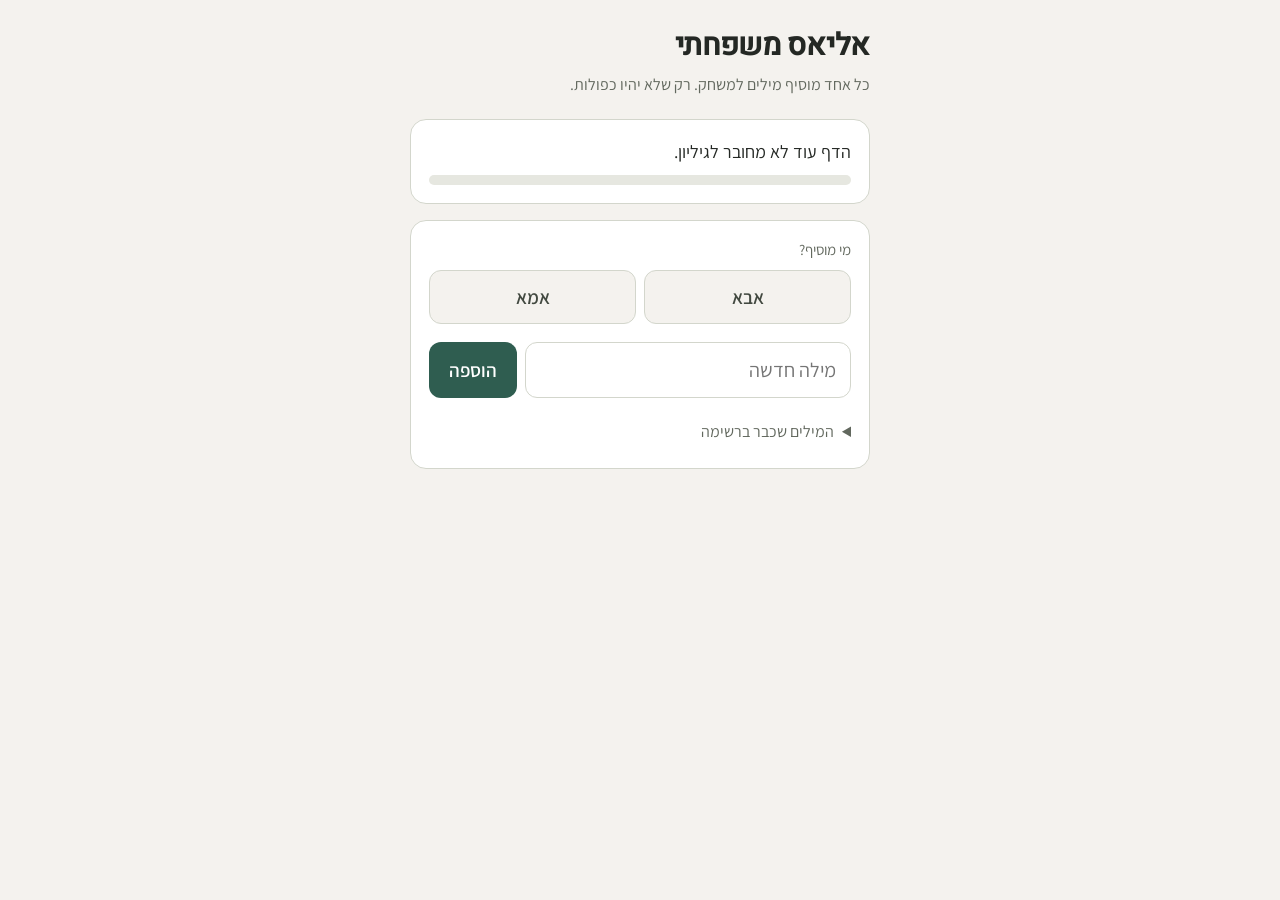
<file: elias.html>
<!doctype html>
<html lang="he" dir="rtl">
<head>
<meta charset="utf-8">
<meta name="viewport" content="width=device-width, initial-scale=1, viewport-fit=cover">
<meta name="robots" content="noindex, nofollow">
<meta name="theme-color" content="#f4f2ee">
<title>אליאס משפחתי</title>
<link rel="stylesheet" href="/fonts.css">
<style>
:root{--paper:#f4f2ee;--card:#fff;--ink:#242824;--body:#424940;--muted:#62685e;--line:#d3d6cc;
--accent:#2f5d50;--accent-ink:#fff;--ok:#1e6b3a;--ok-bg:#e3f2e7;--bad:#a42b22;--bad-bg:#fbe7e5;--warn:#7a5300;--warn-bg:#fdf1d6}
*{box-sizing:border-box}
html{background:var(--paper)}
body{margin:0;font-family:'Assistant',Heebo,Arial,sans-serif;color:var(--body);font-size:18px;line-height:1.5;
  padding:24px 16px calc(32px + env(safe-area-inset-bottom));-webkit-text-size-adjust:100%}
main{max-width:460px;margin:0 auto}
h1{font-family:Heebo,Arial,sans-serif;font-weight:700;color:var(--ink);font-size:30px;margin:0 0 4px;letter-spacing:-.3px}
.sub{color:var(--muted);margin:0 0 22px;font-size:16px}
.card{background:var(--card);border:1px solid var(--line);border-radius:16px;padding:18px}
.counter{margin-bottom:16px}
.counter p{margin:0 0 10px;color:var(--ink);font-size:18px}
.counter b{font-size:22px;font-variant-numeric:tabular-nums}
.bar{height:10px;border-radius:99px;background:#e6e7e0;overflow:hidden}
.bar i{display:block;height:100%;width:0;background:var(--accent);border-radius:99px;transition:width .5s ease}
.label{display:block;font-size:15px;color:var(--muted);margin:0 0 8px}
.who{display:grid;grid-template-columns:1fr 1fr;gap:8px;margin-bottom:18px}
.who button{font:inherit;font-size:19px;font-weight:600;padding:12px;border-radius:12px;border:1.5px solid var(--line);
  background:var(--paper);color:var(--body);cursor:pointer}
.who button[aria-pressed=true]{background:var(--accent);border-color:var(--accent);color:var(--accent-ink)}
.row{display:flex;gap:8px}
input{flex:1;min-width:0;font:inherit;font-size:20px;padding:12px 14px;border-radius:12px;border:1.5px solid var(--line);
  background:#fff;color:var(--ink)}
input:focus{outline:none;border-color:var(--accent);box-shadow:0 0 0 3px rgba(47,93,80,.15)}
.add{font:inherit;font-size:19px;font-weight:600;padding:12px 20px;border-radius:12px;border:0;background:var(--accent);
  color:var(--accent-ink);cursor:pointer;white-space:nowrap}
.add:disabled,.who button:disabled{opacity:.55;cursor:default}
.msg{margin-top:14px;padding:12px 14px;border-radius:12px;font-size:17px;display:none}
.msg.show{display:block}
.msg.ok{background:var(--ok-bg);color:var(--ok)}
.msg.bad{background:var(--bad-bg);color:var(--bad)}
.msg.warn{background:var(--warn-bg);color:var(--warn)}
.msg.info{background:#eef0ea;color:var(--muted)}
.msg .btns{display:flex;gap:8px;margin-top:10px}
.msg .btns button{font:inherit;font-size:17px;font-weight:600;flex:1;padding:10px;border-radius:10px;cursor:pointer;border:1.5px solid currentColor;background:transparent;color:inherit}
.msg .btns button.yes{background:var(--warn);border-color:var(--warn);color:#fff}
details{margin-top:16px}
summary{cursor:pointer;color:var(--muted);font-size:16px;padding:6px 0}
ul{list-style:none;padding:0;margin:8px 0 0;display:flex;flex-wrap:wrap;gap:6px}
li{background:var(--card);border:1px solid var(--line);border-radius:99px;padding:4px 12px;font-size:16px;color:var(--ink)}
li.new{border-color:var(--ok);background:var(--ok-bg)}
.sr{position:absolute;width:1px;height:1px;overflow:hidden;clip:rect(0 0 0 0)}
</style>
</head>
<body>
<main>
  <h1>אליאס משפחתי</h1>
  <p class="sub">כל אחד מוסיף מילים למשחק. רק שלא יהיו כפולות.</p>

  <section class="card counter" aria-live="polite">
    <p id="countText">טוען…</p>
    <div class="bar" role="progressbar" aria-valuemin="0" aria-valuemax="500" id="bar"><i id="barFill"></i></div>
  </section>

  <section class="card">
    <span class="label" id="whoLabel">מי מוסיף?</span>
    <div class="who" role="group" aria-labelledby="whoLabel">
      <button type="button" data-who="dad" aria-pressed="false">אבא</button>
      <button type="button" data-who="mom" aria-pressed="false">אמא</button>
    </div>

    <form id="form" autocomplete="off">
      <label class="sr" for="word">מילה חדשה</label>
      <div class="row">
        <input id="word" name="word" maxlength="40" placeholder="מילה חדשה" enterkeyhint="send" required>
        <button class="add" id="addBtn" type="submit">הוספה</button>
      </div>
    </form>
    <div class="msg" id="msg" role="status" aria-live="polite"></div>

    <details id="listBox">
      <summary id="listTitle">המילים שכבר ברשימה</summary>
      <ul id="list"></ul>
    </details>
  </section>
</main>

<script>
(function () {
  'use strict';
  var API = 'PASTE_WEB_APP_URL_HERE';
  var NAMES = { dad: 'אבא', mom: 'אמא' };

  var $ = function (id) { return document.getElementById(id); };
  var form = $('form'), input = $('word'), addBtn = $('addBtn'), msg = $('msg');
  var whoBtns = Array.prototype.slice.call(document.querySelectorAll('.who button'));
  var state = { count: 0, target: 500, dad: [], mom: [] };
  var who = null, busy = false, justAdded = '';

  try { who = localStorage.getItem('elias-who'); } catch (e) {}
  if (!NAMES[who]) who = null;

  function setWho(w) {
    who = w;
    whoBtns.forEach(function (b) { b.setAttribute('aria-pressed', String(b.dataset.who === w)); });
    try { localStorage.setItem('elias-who', w); } catch (e) {}
    renderList();
  }
  whoBtns.forEach(function (b) {
    b.addEventListener('click', function () { if (!busy) { setWho(b.dataset.who); hideMsg(); input.focus(); } });
  });

  function renderCount() {
    var t = state.target || 500, c = state.count || 0;
    $('countText').innerHTML = 'יש כבר <b>' + c + '</b> מילים מתוך ' + t;
    $('barFill').style.width = Math.min(100, c / t * 100) + '%';
    $('bar').setAttribute('aria-valuenow', c);
    $('bar').setAttribute('aria-valuemax', t);
  }

  function renderList() {
    var ul = $('list'), title = $('listTitle');
    ul.textContent = '';
    var words = who ? state[who].slice().reverse() : state.dad.concat(state.mom).reverse();
    title.textContent = (who ? 'המילים של ' + NAMES[who] : 'כל המילים') + ' (' + words.length + ')';
    words.forEach(function (w) {
      var li = document.createElement('li');
      li.textContent = w;
      if (w === justAdded) li.className = 'new';
      ul.appendChild(li);
    });
  }

  function hideMsg() { msg.className = 'msg'; msg.textContent = ''; }
  function showMsg(kind, text) {
    msg.className = 'msg show ' + kind;
    msg.textContent = text;
  }

  function setBusy(b) {
    busy = b;
    addBtn.disabled = b;
    addBtn.textContent = b ? 'בודק…' : 'הוספה';
    whoBtns.forEach(function (x) { x.disabled = b; });
  }

  function apiReady() { return /^https:\/\/script\.google\.com\//.test(API); }

  function loadState() {
    if (!apiReady()) { $('countText').textContent = 'הדף עוד לא מחובר לגיליון.'; return; }
    fetch(API + '?action=state', { cache: 'no-store' })
      .then(function (r) { if (!r.ok) throw new Error(r.status); return r.json(); })
      .then(function (s) {
        state.count = s.count; state.target = s.target || 500;
        state.dad = s.dad || []; state.mom = s.mom || [];
        renderCount(); renderList();
      })
      .catch(function () { $('countText').textContent = 'לא הצלחתי לטעון את הרשימה. בדקו חיבור ורעננו.'; });
  }

  function send(word, force) {
    setBusy(true);
    return fetch(API, {
      method: 'POST',
      headers: { 'Content-Type': 'text/plain;charset=utf-8' },
      body: JSON.stringify({ word: word, who: who, force: !!force })
    })
      .then(function (r) { if (!r.ok) throw new Error(r.status); return r.json(); })
      .then(function (res) { setBusy(false); handle(res, word); })
      .catch(function () { setBusy(false); showMsg('bad', 'משהו השתבש בשליחה. המילה לא נשמרה, נסו שוב.'); });
  }

  function handle(res, word) {
    if (typeof res.count === 'number') { state.count = res.count; renderCount(); }
    switch (res.status) {
      case 'added':
        justAdded = word.replace(/\s+/g, ' ').trim();
        state[who].push(justAdded);
        renderList();
        showMsg('ok', '״' + justAdded + '״ נוספה. תודה!');
        input.value = '';
        input.focus();
        break;
      case 'exists':
        showMsg('bad', '״' + (res.match || word) + '״ כבר נמצאת ברשימה. לא נוסף כלום.');
        input.select();
        break;
      case 'similar':
        askSimilar(word, res.match);
        break;
      case 'invalid':
        showMsg('bad', 'זו לא נראית כמו מילה. נסו שוב.');
        break;
      case 'busy':
        showMsg('bad', 'עמוס כרגע, נסו שוב בעוד רגע.');
        break;
      default:
        showMsg('bad', 'תשובה לא צפויה מהשרת. המילה לא נשמרה.');
    }
  }

  function askSimilar(word, match) {
    msg.className = 'msg show warn';
    msg.textContent = '';
    var p = document.createElement('div');
    p.textContent = 'יש כבר מילה דומה: ' + match + '. להוסיף בכל זאת?';
    var btns = document.createElement('div'); btns.className = 'btns';
    var yes = document.createElement('button'); yes.type = 'button'; yes.className = 'yes'; yes.textContent = 'כן, להוסיף';
    var no = document.createElement('button'); no.type = 'button'; no.textContent = 'לא, ביטול';
    yes.onclick = function () { send(word, true); };
    no.onclick = function () { showMsg('info', 'בוטל. לא נוסף כלום.'); input.select(); };
    btns.appendChild(yes); btns.appendChild(no);
    msg.appendChild(p); msg.appendChild(btns);
    yes.focus();
  }

  form.addEventListener('submit', function (e) {
    e.preventDefault();
    if (busy) return;
    var word = input.value.trim();
    if (!word) return;
    if (!who) { showMsg('bad', 'קודם בחרו מי מוסיף: אבא או אמא.'); return; }
    if (!apiReady()) { showMsg('bad', 'הדף עוד לא מחובר לגיליון.'); return; }
    hideMsg();
    send(word, false);
  });

  if (who) setWho(who);
  renderCount();
  loadState();
})();
</script>
</body>
</html>
</file>
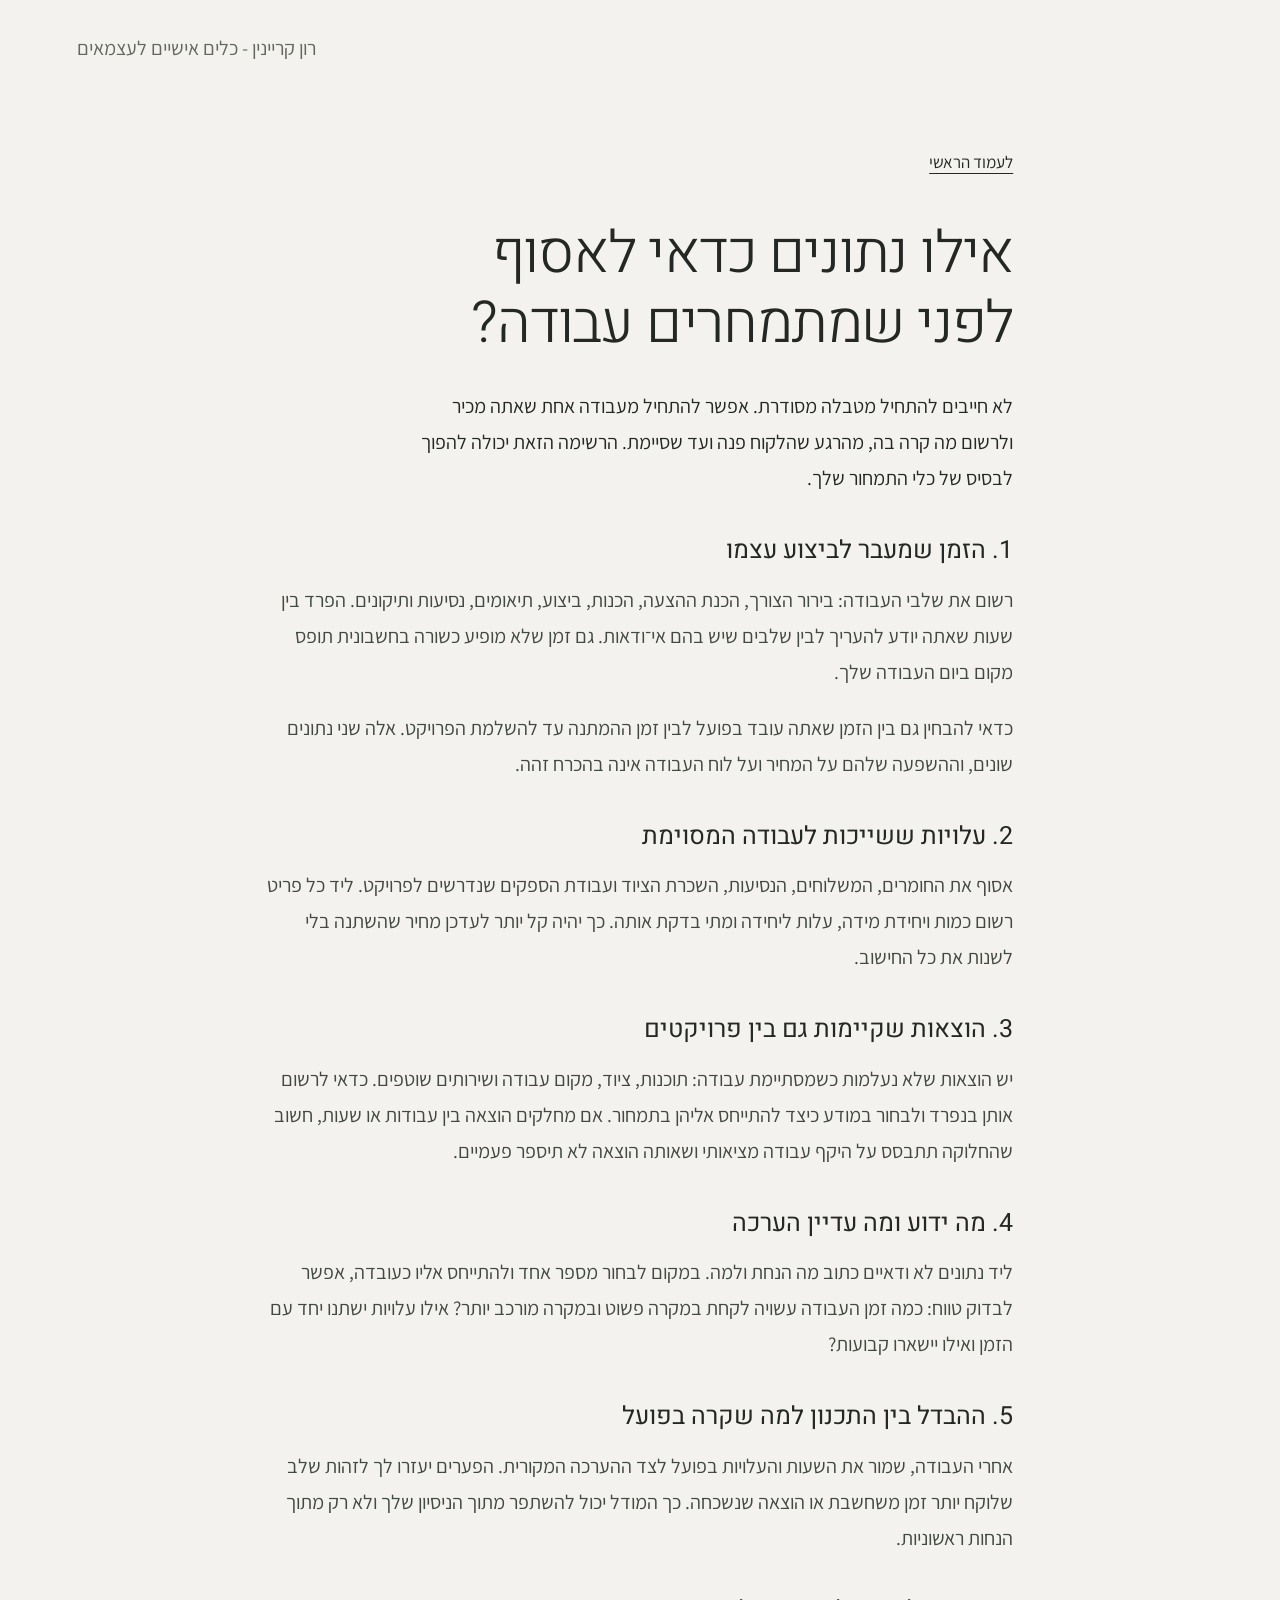
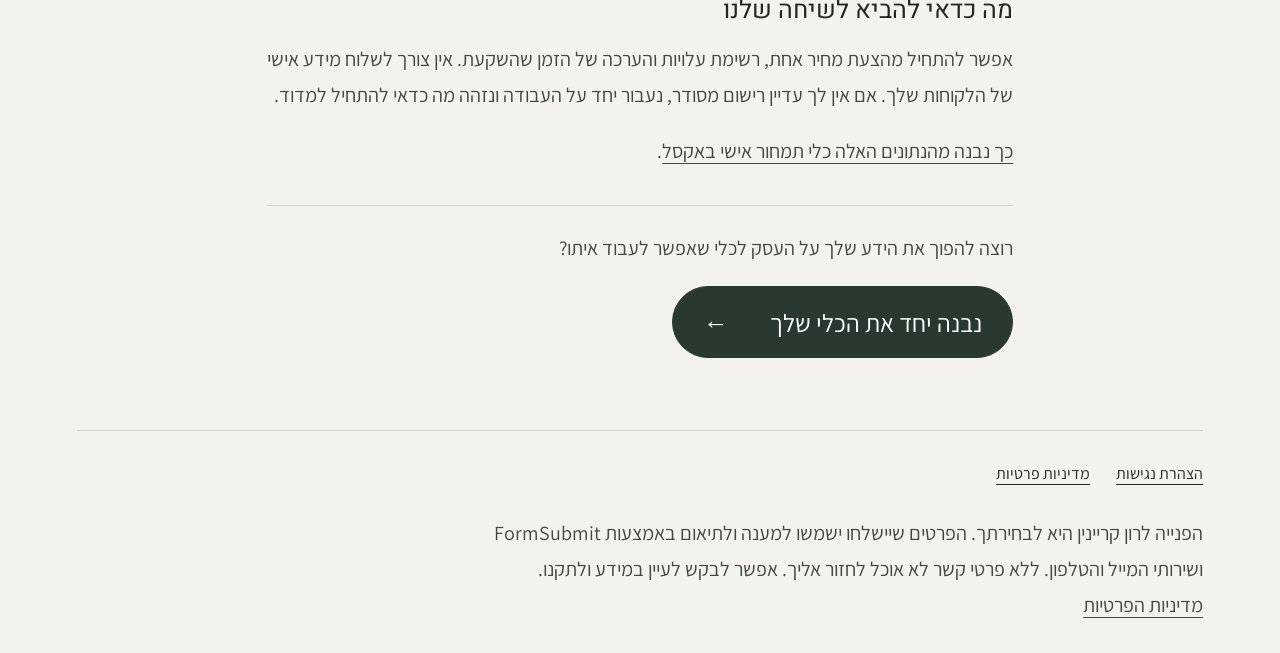
<file: pricing-guide.html>
<!doctype html>
<html lang="he" dir="rtl">
<head>
<meta charset="utf-8">
<meta name="viewport" content="width=device-width,initial-scale=1,viewport-fit=cover">
<meta name="theme-color" content="#f4f2ee">
<link rel="stylesheet" href="fonts.css">
<title>אילו נתונים כדאי לאסוף לפני שמתמחרים עבודה? | רון קריינין</title>
<meta name="description" content="מדריך קצר לעצמאים: איך למפות זמן עבודה, חומרים, הוצאות והערכות לפני שבונים כלי תמחור אישי באקסל.">
<style>
:root{color-scheme:light;--paper:#f4f2ee;--ink:#242824;--body:#424940;--muted:#62685e;--line:#d3d6cc}*{box-sizing:border-box}html{background:var(--paper);color:var(--ink);scroll-padding-top:30px}body{margin:0;font-family:'Assistant',Arial,sans-serif;-webkit-font-smoothing:antialiased}::selection{background:#d0d9c7;color:#242824}.page{position:relative;isolation:isolate;overflow:hidden}header{max-width:1400px;margin:auto;padding:30px 6vw;display:flex;align-items:center;justify-content:flex-end;gap:20px}.name{font-family:'Heebo',Arial,sans-serif;font-weight:400;font-size:23px;letter-spacing:-.7px;margin:0;color:var(--ink)}.descriptor{font-size:14px;color:var(--muted)}main{max-width:1400px;margin:auto;padding:92px 6vw 72px}h1{font-family:'Heebo',Arial,sans-serif;font-size:clamp(45px,5.7vw,80px);font-weight:300;letter-spacing:-2.7px;line-height:1.2;margin:0 0 30px;max-width:850px;text-wrap:balance}h1 span{color:var(--ink)}.copy{max-width:660px}p{font-size:20px;line-height:1.85;margin:0 0 20px;color:var(--body);text-wrap:pretty}.lead{font-size:24px;line-height:1.65;color:var(--ink);max-width:610px}.details{margin-top:0;padding-top:24px;max-width:660px;display:flex;flex-direction:column;gap:22px}.details p{font-size:19px;margin:0}.about{font-size:17px;line-height:1.7;color:var(--muted);max-width:660px;margin:32px 0 0}.contact{display:flex;align-items:center;gap:24px;flex-wrap:wrap;margin-top:30px}.cta{display:inline-flex;align-items:center;justify-content:space-between;gap:42px;min-height:72px;padding:16px 30px;background:#29392f;color:#fff;font-size:25px;line-height:1.4;text-decoration:none;border:1px solid #29392f;border-radius:100px}.cta:hover{background:#17261d;border-color:#17261d}.cta:active{background:#0e1912}.arrow{font-size:27px}.contact-note{max-width:220px;font-size:15px;line-height:1.6;margin:0;color:var(--muted)}a{color:inherit;text-underline-offset:5px;text-decoration-thickness:1px;touch-action:manipulation;-webkit-tap-highlight-color:#d0d9c7}a:focus-visible{outline:3px solid #405e48;outline-offset:6px}footer{max-width:1232px;margin:0 auto;display:flex;gap:12px 32px;align-items:center;flex-wrap:wrap;border-top:1px solid var(--line);padding:20px 0 30px;font-size:17px}footer a{display:inline-flex;align-items:center;min-height:44px}footer a:hover{color:#152d1d}footer .footer-label{font-size:15px;color:var(--muted);margin-left:auto}.skip{position:absolute;top:10px;right:15px;padding:12px;background:var(--ink);color:white;transform:translateY(-180%);z-index:2}.skip:focus{transform:translateY(0)}@media(max-width:1400px){footer{margin-inline:6vw}}@media(max-width:800px){header{padding:25px 25px}.name{font-size:21px}.descriptor{font-size:13px}main{padding:50px 25px 35px}h1{font-size:clamp(38px,8.5vw,62px);letter-spacing:-1.5px;margin-bottom:25px}.lead{font-size:22px;line-height:1.7}.details{margin-top:0;padding-top:16px;gap:20px}.details p{font-size:19px}.about{font-size:16px;margin-top:26px}.contact{gap:15px;margin-top:26px}.cta{font-size:24px;min-height:72px;padding:16px 25px}.contact-note{max-width:100%;font-size:15px}footer{margin-inline:25px;gap:4px 26px;font-size:17px}footer .footer-label{width:100%;margin:0}}@media(max-width:400px){.cta{font-size:22px;padding-inline:22px;gap:25px}}@media(forced-colors:active){.cta{border:2px solid ButtonText}}@media(prefers-reduced-motion:no-preference){.cta{transition:background-color 150ms ease}}
.legal-links{display:flex;gap:8px 26px;flex-wrap:wrap;width:100%;font-size:16px}.privacy-note{max-width:650px;font-size:15px;line-height:1.65;margin:18px 0 0;color:#424940}.privacy-note a{display:inline-block;min-height:24px}main:focus{outline:none}.page{overflow:visible}.intro{position:relative;isolation:isolate;padding-bottom:76px}.intro:before{content:'';position:absolute;z-index:-1;top:-240px;bottom:0;left:calc(-6vw - max(0px,(100vw - 1400px)/2));right:calc(-6vw - max(0px,(100vw - 1400px)/2));background:linear-gradient(to bottom,transparent 45%,var(--paper) 100%),linear-gradient(to left,#f4f2ee 4%,#f4f2eef2 30%,#f4f2ee30 75%),url('worktable.jpg') left center/cover no-repeat;pointer-events:none}header{position:relative;z-index:1}@media(max-width:800px){.intro{padding-bottom:40px}.intro:before{top:-180px;left:-25px;right:-25px;background:linear-gradient(to bottom,transparent 35%,var(--paper) 100%),linear-gradient(to left,#f4f2eef5,#f4f2eebd),url('worktable.jpg') 25% top/cover no-repeat}}footer .privacy-note{flex-basis:100%;max-width:760px;margin:8px 0 0;font-size:14px;line-height:1.7}footer .privacy-note a{display:inline;min-height:0}.inquiry-form{max-width:610px;margin-top:36px;display:flex;flex-direction:column;gap:20px}.form-row{display:grid;grid-template-columns:1fr 1fr;gap:20px}.field{display:flex;flex-direction:column;gap:7px;min-width:0}.field label{font-size:18px;color:var(--ink)}.field label span{font-size:14px;color:var(--muted)}.field input,.field textarea{width:100%;min-width:0;padding:12px 15px;font:inherit;font-size:19px;line-height:1.5;color:var(--ink);background:#faf9f6ed;border:1px solid #929b8e;border-radius:7px;min-height:52px}.field textarea{resize:vertical;min-height:138px}.field textarea::placeholder{color:#6a7167;opacity:1}.field input:focus-visible,.field textarea:focus-visible,button:focus-visible{outline:3px solid #405e48;outline-offset:3px}.inquiry-form button{font-family:inherit;align-self:flex-start;cursor:pointer;touch-action:manipulation}.form-privacy{font-size:14px;line-height:1.65;color:#424940;margin:0;max-width:580px}.form-privacy a{text-decoration:underline}@media(max-width:500px){.form-row{grid-template-columns:1fr;gap:20px}.inquiry-form{gap:18px}.inquiry-form button{min-height:64px}}.direct-contact{max-width:610px;display:flex;flex-wrap:wrap;gap:8px 24px;align-items:center;margin-top:24px;font-size:17px}.direct-contact .footer-label{width:100%;font-size:15px;color:var(--muted)}.direct-contact a{display:inline-flex;align-items:center;min-height:44px}.intro{padding-bottom:38px}.inquiry{max-width:600px;margin-top:44px;padding-top:30px;border-top:1px solid var(--line)}.inquiry h2{font-family:Heebo,Arial,sans-serif;font-size:28px;line-height:1.4;font-weight:400;margin:0 0 22px}.inquiry-form{margin-top:0;gap:14px;max-width:100%}.form-row{gap:16px}.field{gap:5px}.field label{font-size:16px}.field label span{font-size:13px}.field input,.field textarea{font-size:17px;min-height:44px;padding:9px 12px;border-radius:5px}.field textarea{min-height:96px}.inquiry-form .cta{min-height:48px;padding:10px 24px;font-size:19px;gap:30px}.direct-contact{margin-top:28px;padding-top:22px;border-top:1px solid var(--line);gap:12px 36px}.direct-contact h3{flex-basis:100%;font-weight:400;font-size:21px;margin:0 0 2px}.direct-contact a{font-size:21px;display:flex;flex-direction:column;align-items:flex-end;gap:2px;min-height:52px;text-decoration:none}.direct-contact a:hover .contact-value{text-decoration:underline}.contact-kind{font-size:14px;color:var(--muted);direction:rtl}.direct-contact a:focus-visible{outline-offset:5px}@media(max-width:500px){.intro{padding-bottom:28px}.inquiry{margin-top:32px;padding-top:24px}.inquiry h2{font-size:25px}.inquiry-form{gap:14px}.form-row{gap:14px;grid-template-columns:1fr 1fr}.field label{font-size:15px}.field label span{font-size:12px}.direct-contact{gap:12px 26px}.direct-contact a{font-size:19px}}@media(max-width:360px){.form-row{grid-template-columns:1fr}}header .name{font-family:'Assistant',Arial,sans-serif;font-size:14px;font-weight:400;letter-spacing:normal;color:var(--muted)}@media(max-width:800px){header .name{font-size:13px}}.details h2{font-family:Heebo,Arial,sans-serif;font-size:23px;font-weight:400;line-height:1.5;margin:0}.details h2:not(:first-child){margin-top:8px}.reading-links{max-width:660px;display:flex;flex-wrap:wrap;gap:8px 26px;margin-top:24px;font-size:17px}.reading-links a{display:inline-flex;align-items:center;min-height:44px}.article-page main{padding-top:55px;max-width:900px}.article-page h1{font-size:clamp(36px,5vw,58px);letter-spacing:-1.2px}.article-page h2{font-family:Heebo,Arial,sans-serif;font-weight:400;font-size:25px;line-height:1.5;margin:36px 0 12px}.article-page p,.article-page li{font-size:20px;line-height:1.8}.article-page .back-link{display:inline-block;min-height:44px;font-size:17px;margin-bottom:24px}.article-page .article-cta{margin-top:36px;padding-top:24px;border-top:1px solid var(--line)}@media(max-width:500px){.details h2{font-size:21px}.article-page main{padding-top:26px}.article-page h2{font-size:23px}}</style>

<link rel="canonical" href="https://www.kreinin.co.il/pricing-guide.html">
<meta property="og:type" content="website">
<meta property="og:locale" content="he_IL">
<meta property="og:site_name" content="רון קריינין">
<meta property="og:title" content="אילו נתונים כדאי לאסוף לפני שמתמחרים עבודה? | רון קריינין">
<meta property="og:description" content="מדריך קצר לעצמאים: איך למפות זמן עבודה, חומרים, הוצאות והערכות לפני שבונים כלי תמחור אישי באקסל.">
<meta property="og:url" content="https://www.kreinin.co.il/pricing-guide.html">
<meta property="og:image" content="https://www.kreinin.co.il/worktable.jpg">
<meta property="og:image:width" content="1536">
<meta property="og:image:height" content="1024">
<meta property="og:image:alt" content="שולחן עבודה עם מחברת וכלי כתיבה">
<meta name="twitter:card" content="summary_large_image">
</head>
<body><a class="skip" href="#content">דילוג לתוכן</a><div class="page article-page"><header><p class="name">רון קריינין - כלים אישיים לעצמאים</p></header><main id="content" tabindex="-1"><a class="back-link" href="/">לעמוד הראשי</a><h1>אילו נתונים כדאי לאסוף לפני שמתמחרים עבודה?</h1>
<p class="lead">לא חייבים להתחיל מטבלה מסודרת. אפשר להתחיל מעבודה אחת שאתה מכיר ולרשום מה קרה בה, מהרגע שהלקוח פנה ועד שסיימת. הרשימה הזאת יכולה להפוך לבסיס של כלי התמחור שלך.</p>
<h2>1. הזמן שמעבר לביצוע עצמו</h2>
<p>רשום את שלבי העבודה: בירור הצורך, הכנת ההצעה, הכנות, ביצוע, תיאומים, נסיעות ותיקונים. הפרד בין שעות שאתה יודע להעריך לבין שלבים שיש בהם אי־ודאות. גם זמן שלא מופיע כשורה בחשבונית תופס מקום ביום העבודה שלך.</p>
<p>כדאי להבחין גם בין הזמן שאתה עובד בפועל לבין זמן ההמתנה עד להשלמת הפרויקט. אלה שני נתונים שונים, וההשפעה שלהם על המחיר ועל לוח העבודה אינה בהכרח זהה.</p>
<h2>2. עלויות ששייכות לעבודה המסוימת</h2>
<p>אסוף את החומרים, המשלוחים, הנסיעות, השכרת הציוד ועבודת הספקים שנדרשים לפרויקט. ליד כל פריט רשום כמות ויחידת מידה, עלות ליחידה ומתי בדקת אותה. כך יהיה קל יותר לעדכן מחיר שהשתנה בלי לשנות את כל החישוב.</p>
<h2>3. הוצאות שקיימות גם בין פרויקטים</h2>
<p>יש הוצאות שלא נעלמות כשמסתיימת עבודה: תוכנות, ציוד, מקום עבודה ושירותים שוטפים. כדאי לרשום אותן בנפרד ולבחור במודע כיצד להתייחס אליהן בתמחור. אם מחלקים הוצאה בין עבודות או שעות, חשוב שהחלוקה תתבסס על היקף עבודה מציאותי ושאותה הוצאה לא תיספר פעמיים.</p>
<h2>4. מה ידוע ומה עדיין הערכה</h2>
<p>ליד נתונים לא ודאיים כתוב מה הנחת ולמה. במקום לבחור מספר אחד ולהתייחס אליו כעובדה, אפשר לבדוק טווח: כמה זמן העבודה עשויה לקחת במקרה פשוט ובמקרה מורכב יותר? אילו עלויות ישתנו יחד עם הזמן ואילו יישארו קבועות?</p>
<h2>5. ההבדל בין התכנון למה שקרה בפועל</h2>
<p>אחרי העבודה, שמור את השעות והעלויות בפועל לצד ההערכה המקורית. הפערים יעזרו לך לזהות שלב שלוקח יותר זמן משחשבת או הוצאה שנשכחה. כך המודל יכול להשתפר מתוך הניסיון שלך ולא רק מתוך הנחות ראשוניות.</p>
<h2>מה כדאי להביא לשיחה שלנו</h2>
<p>אפשר להתחיל מהצעת מחיר אחת, רשימת עלויות והערכה של הזמן שהשקעת. אין צורך לשלוח מידע אישי של הלקוחות שלך. אם אין לך עדיין רישום מסודר, נעבור יחד על העבודה ונזהה מה כדאי להתחיל למדוד.</p>
<p><a href="pricing.html">כך נבנה מהנתונים האלה כלי תמחור אישי באקסל</a>.</p>
<div class="article-cta"><p>רוצה להפוך את הידע שלך על העסק לכלי שאפשר לעבוד איתו?</p><a class="cta" href="/#contact">נבנה יחד את הכלי שלך <span aria-hidden="true">←</span></a></div></main><footer><nav class="legal-links" aria-label="מידע על האתר"><a href="accessibility.html">הצהרת נגישות</a><a href="privacy.html">מדיניות פרטיות</a></nav><p class="privacy-note">הפנייה לרון קריינין היא לבחירתך. הפרטים שיישלחו ישמשו למענה ולתיאום באמצעות FormSubmit ושירותי המייל והטלפון. ללא פרטי קשר לא אוכל לחזור אליך. אפשר לבקש לעיין במידע ולתקנו. <a href="privacy.html">מדיניות הפרטיות</a></p></footer></div></body></html>
</file>
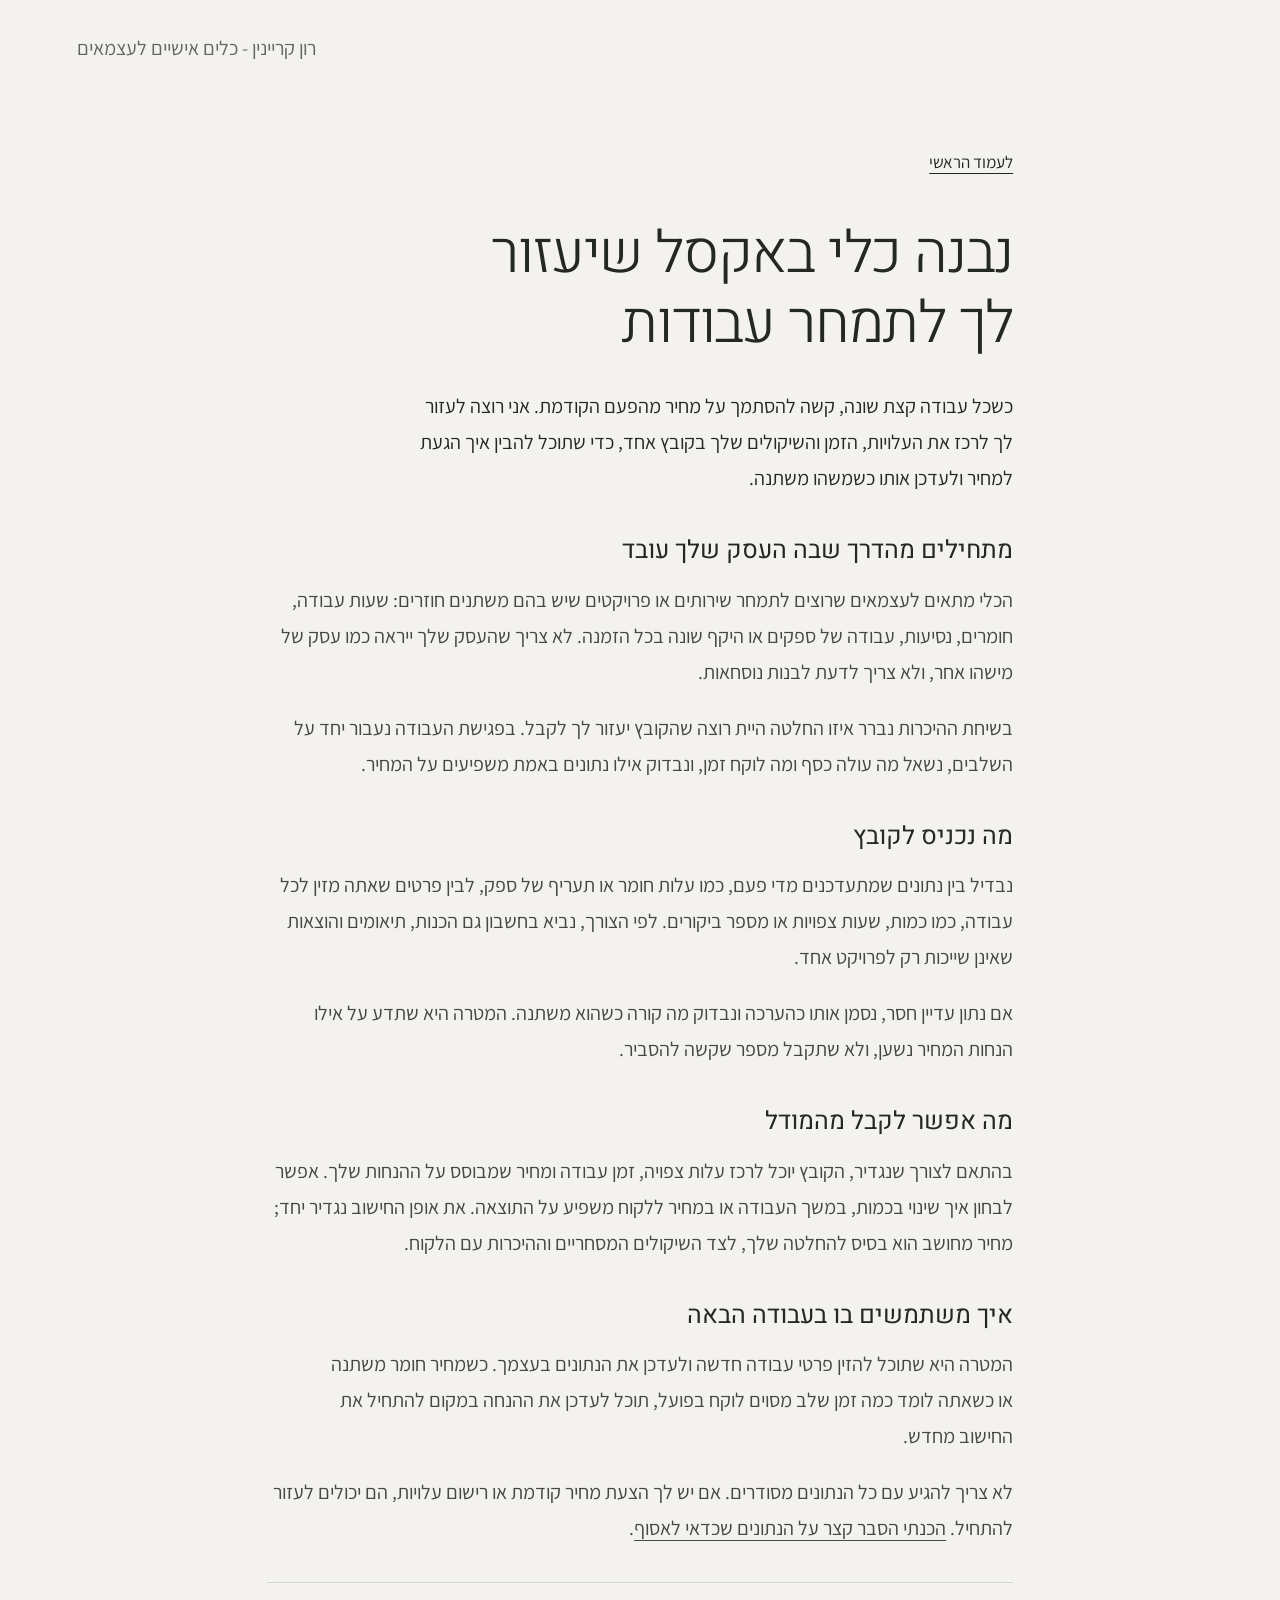
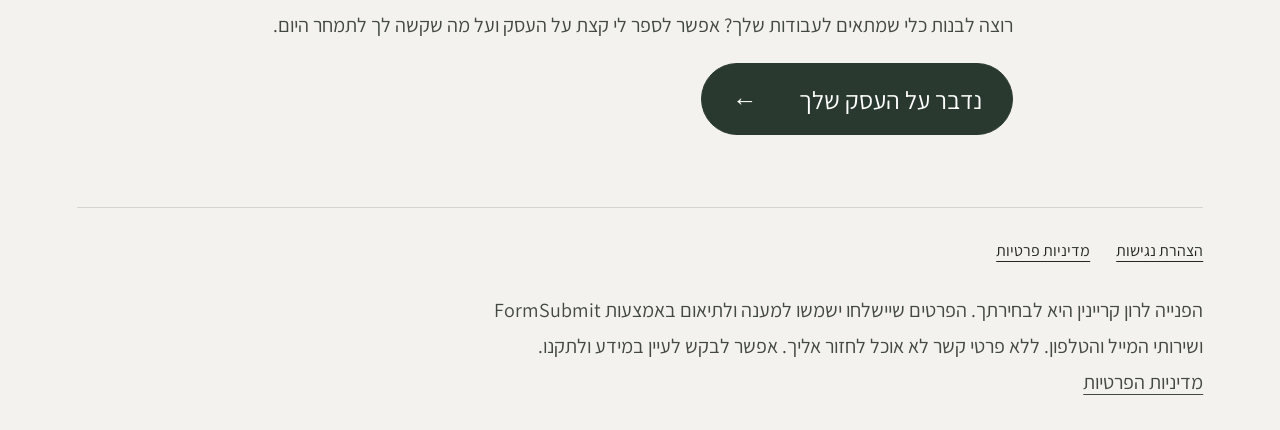
<file: pricing.html>
<!doctype html>
<html lang="he" dir="rtl">
<head>
<meta charset="utf-8">
<meta name="viewport" content="width=device-width,initial-scale=1,viewport-fit=cover">
<meta name="theme-color" content="#f4f2ee">
<link rel="stylesheet" href="fonts.css">
<title>בניית כלי לתמחור עבודות באקסל | רון קריינין</title>
<meta name="description" content="נבנה יחד כלי תמחור אישי באקסל: נאסוף את העלויות והזמנים בעסק שלך, נבחן מה משתנה בין עבודות וניצור קובץ שאפשר לעדכן לבד.">
<style>
:root{color-scheme:light;--paper:#f4f2ee;--ink:#242824;--body:#424940;--muted:#62685e;--line:#d3d6cc}*{box-sizing:border-box}html{background:var(--paper);color:var(--ink);scroll-padding-top:30px}body{margin:0;font-family:'Assistant',Arial,sans-serif;-webkit-font-smoothing:antialiased}::selection{background:#d0d9c7;color:#242824}.page{position:relative;isolation:isolate;overflow:hidden}header{max-width:1400px;margin:auto;padding:30px 6vw;display:flex;align-items:center;justify-content:flex-end;gap:20px}.name{font-family:'Heebo',Arial,sans-serif;font-weight:400;font-size:23px;letter-spacing:-.7px;margin:0;color:var(--ink)}.descriptor{font-size:14px;color:var(--muted)}main{max-width:1400px;margin:auto;padding:92px 6vw 72px}h1{font-family:'Heebo',Arial,sans-serif;font-size:clamp(45px,5.7vw,80px);font-weight:300;letter-spacing:-2.7px;line-height:1.2;margin:0 0 30px;max-width:850px;text-wrap:balance}h1 span{color:var(--ink)}.copy{max-width:660px}p{font-size:20px;line-height:1.85;margin:0 0 20px;color:var(--body);text-wrap:pretty}.lead{font-size:24px;line-height:1.65;color:var(--ink);max-width:610px}.details{margin-top:0;padding-top:24px;max-width:660px;display:flex;flex-direction:column;gap:22px}.details p{font-size:19px;margin:0}.about{font-size:17px;line-height:1.7;color:var(--muted);max-width:660px;margin:32px 0 0}.contact{display:flex;align-items:center;gap:24px;flex-wrap:wrap;margin-top:30px}.cta{display:inline-flex;align-items:center;justify-content:space-between;gap:42px;min-height:72px;padding:16px 30px;background:#29392f;color:#fff;font-size:25px;line-height:1.4;text-decoration:none;border:1px solid #29392f;border-radius:100px}.cta:hover{background:#17261d;border-color:#17261d}.cta:active{background:#0e1912}.arrow{font-size:27px}.contact-note{max-width:220px;font-size:15px;line-height:1.6;margin:0;color:var(--muted)}a{color:inherit;text-underline-offset:5px;text-decoration-thickness:1px;touch-action:manipulation;-webkit-tap-highlight-color:#d0d9c7}a:focus-visible{outline:3px solid #405e48;outline-offset:6px}footer{max-width:1232px;margin:0 auto;display:flex;gap:12px 32px;align-items:center;flex-wrap:wrap;border-top:1px solid var(--line);padding:20px 0 30px;font-size:17px}footer a{display:inline-flex;align-items:center;min-height:44px}footer a:hover{color:#152d1d}footer .footer-label{font-size:15px;color:var(--muted);margin-left:auto}.skip{position:absolute;top:10px;right:15px;padding:12px;background:var(--ink);color:white;transform:translateY(-180%);z-index:2}.skip:focus{transform:translateY(0)}@media(max-width:1400px){footer{margin-inline:6vw}}@media(max-width:800px){header{padding:25px 25px}.name{font-size:21px}.descriptor{font-size:13px}main{padding:50px 25px 35px}h1{font-size:clamp(38px,8.5vw,62px);letter-spacing:-1.5px;margin-bottom:25px}.lead{font-size:22px;line-height:1.7}.details{margin-top:0;padding-top:16px;gap:20px}.details p{font-size:19px}.about{font-size:16px;margin-top:26px}.contact{gap:15px;margin-top:26px}.cta{font-size:24px;min-height:72px;padding:16px 25px}.contact-note{max-width:100%;font-size:15px}footer{margin-inline:25px;gap:4px 26px;font-size:17px}footer .footer-label{width:100%;margin:0}}@media(max-width:400px){.cta{font-size:22px;padding-inline:22px;gap:25px}}@media(forced-colors:active){.cta{border:2px solid ButtonText}}@media(prefers-reduced-motion:no-preference){.cta{transition:background-color 150ms ease}}
.legal-links{display:flex;gap:8px 26px;flex-wrap:wrap;width:100%;font-size:16px}.privacy-note{max-width:650px;font-size:15px;line-height:1.65;margin:18px 0 0;color:#424940}.privacy-note a{display:inline-block;min-height:24px}main:focus{outline:none}.page{overflow:visible}.intro{position:relative;isolation:isolate;padding-bottom:76px}.intro:before{content:'';position:absolute;z-index:-1;top:-240px;bottom:0;left:calc(-6vw - max(0px,(100vw - 1400px)/2));right:calc(-6vw - max(0px,(100vw - 1400px)/2));background:linear-gradient(to bottom,transparent 45%,var(--paper) 100%),linear-gradient(to left,#f4f2ee 4%,#f4f2eef2 30%,#f4f2ee30 75%),url('worktable.jpg') left center/cover no-repeat;pointer-events:none}header{position:relative;z-index:1}@media(max-width:800px){.intro{padding-bottom:40px}.intro:before{top:-180px;left:-25px;right:-25px;background:linear-gradient(to bottom,transparent 35%,var(--paper) 100%),linear-gradient(to left,#f4f2eef5,#f4f2eebd),url('worktable.jpg') 25% top/cover no-repeat}}footer .privacy-note{flex-basis:100%;max-width:760px;margin:8px 0 0;font-size:14px;line-height:1.7}footer .privacy-note a{display:inline;min-height:0}.inquiry-form{max-width:610px;margin-top:36px;display:flex;flex-direction:column;gap:20px}.form-row{display:grid;grid-template-columns:1fr 1fr;gap:20px}.field{display:flex;flex-direction:column;gap:7px;min-width:0}.field label{font-size:18px;color:var(--ink)}.field label span{font-size:14px;color:var(--muted)}.field input,.field textarea{width:100%;min-width:0;padding:12px 15px;font:inherit;font-size:19px;line-height:1.5;color:var(--ink);background:#faf9f6ed;border:1px solid #929b8e;border-radius:7px;min-height:52px}.field textarea{resize:vertical;min-height:138px}.field textarea::placeholder{color:#6a7167;opacity:1}.field input:focus-visible,.field textarea:focus-visible,button:focus-visible{outline:3px solid #405e48;outline-offset:3px}.inquiry-form button{font-family:inherit;align-self:flex-start;cursor:pointer;touch-action:manipulation}.form-privacy{font-size:14px;line-height:1.65;color:#424940;margin:0;max-width:580px}.form-privacy a{text-decoration:underline}@media(max-width:500px){.form-row{grid-template-columns:1fr;gap:20px}.inquiry-form{gap:18px}.inquiry-form button{min-height:64px}}.direct-contact{max-width:610px;display:flex;flex-wrap:wrap;gap:8px 24px;align-items:center;margin-top:24px;font-size:17px}.direct-contact .footer-label{width:100%;font-size:15px;color:var(--muted)}.direct-contact a{display:inline-flex;align-items:center;min-height:44px}.intro{padding-bottom:38px}.inquiry{max-width:600px;margin-top:44px;padding-top:30px;border-top:1px solid var(--line)}.inquiry h2{font-family:Heebo,Arial,sans-serif;font-size:28px;line-height:1.4;font-weight:400;margin:0 0 22px}.inquiry-form{margin-top:0;gap:14px;max-width:100%}.form-row{gap:16px}.field{gap:5px}.field label{font-size:16px}.field label span{font-size:13px}.field input,.field textarea{font-size:17px;min-height:44px;padding:9px 12px;border-radius:5px}.field textarea{min-height:96px}.inquiry-form .cta{min-height:48px;padding:10px 24px;font-size:19px;gap:30px}.direct-contact{margin-top:28px;padding-top:22px;border-top:1px solid var(--line);gap:12px 36px}.direct-contact h3{flex-basis:100%;font-weight:400;font-size:21px;margin:0 0 2px}.direct-contact a{font-size:21px;display:flex;flex-direction:column;align-items:flex-end;gap:2px;min-height:52px;text-decoration:none}.direct-contact a:hover .contact-value{text-decoration:underline}.contact-kind{font-size:14px;color:var(--muted);direction:rtl}.direct-contact a:focus-visible{outline-offset:5px}@media(max-width:500px){.intro{padding-bottom:28px}.inquiry{margin-top:32px;padding-top:24px}.inquiry h2{font-size:25px}.inquiry-form{gap:14px}.form-row{gap:14px;grid-template-columns:1fr 1fr}.field label{font-size:15px}.field label span{font-size:12px}.direct-contact{gap:12px 26px}.direct-contact a{font-size:19px}}@media(max-width:360px){.form-row{grid-template-columns:1fr}}header .name{font-family:'Assistant',Arial,sans-serif;font-size:14px;font-weight:400;letter-spacing:normal;color:var(--muted)}@media(max-width:800px){header .name{font-size:13px}}.details h2{font-family:Heebo,Arial,sans-serif;font-size:23px;font-weight:400;line-height:1.5;margin:0}.details h2:not(:first-child){margin-top:8px}.reading-links{max-width:660px;display:flex;flex-wrap:wrap;gap:8px 26px;margin-top:24px;font-size:17px}.reading-links a{display:inline-flex;align-items:center;min-height:44px}.article-page main{padding-top:55px;max-width:900px}.article-page h1{font-size:clamp(36px,5vw,58px);letter-spacing:-1.2px}.article-page h2{font-family:Heebo,Arial,sans-serif;font-weight:400;font-size:25px;line-height:1.5;margin:36px 0 12px}.article-page p,.article-page li{font-size:20px;line-height:1.8}.article-page .back-link{display:inline-block;min-height:44px;font-size:17px;margin-bottom:24px}.article-page .article-cta{margin-top:36px;padding-top:24px;border-top:1px solid var(--line)}@media(max-width:500px){.details h2{font-size:21px}.article-page main{padding-top:26px}.article-page h2{font-size:23px}}</style>

<link rel="canonical" href="https://www.kreinin.co.il/pricing.html">
<meta property="og:type" content="website">
<meta property="og:locale" content="he_IL">
<meta property="og:site_name" content="רון קריינין">
<meta property="og:title" content="בניית כלי לתמחור עבודות באקסל | רון קריינין">
<meta property="og:description" content="נבנה יחד כלי תמחור אישי באקסל: נאסוף את העלויות והזמנים בעסק שלך, נבחן מה משתנה בין עבודות וניצור קובץ שאפשר לעדכן לבד.">
<meta property="og:url" content="https://www.kreinin.co.il/pricing.html">
<meta property="og:image" content="https://www.kreinin.co.il/worktable.jpg">
<meta property="og:image:width" content="1536">
<meta property="og:image:height" content="1024">
<meta property="og:image:alt" content="שולחן עבודה עם מחברת וכלי כתיבה">
<meta name="twitter:card" content="summary_large_image">
</head>
<body><a class="skip" href="#content">דילוג לתוכן</a><div class="page article-page"><header><p class="name">רון קריינין - כלים אישיים לעצמאים</p></header><main id="content" tabindex="-1"><a class="back-link" href="/">לעמוד הראשי</a><h1>נבנה כלי באקסל שיעזור לך לתמחר עבודות</h1>
<p class="lead">כשכל עבודה קצת שונה, קשה להסתמך על מחיר מהפעם הקודמת. אני רוצה לעזור לך לרכז את העלויות, הזמן והשיקולים שלך בקובץ אחד, כדי שתוכל להבין איך הגעת למחיר ולעדכן אותו כשמשהו משתנה.</p>
<h2>מתחילים מהדרך שבה העסק שלך עובד</h2>
<p>הכלי מתאים לעצמאים שרוצים לתמחר שירותים או פרויקטים שיש בהם משתנים חוזרים: שעות עבודה, חומרים, נסיעות, עבודה של ספקים או היקף שונה בכל הזמנה. לא צריך שהעסק שלך ייראה כמו עסק של מישהו אחר, ולא צריך לדעת לבנות נוסחאות.</p>
<p>בשיחת ההיכרות נברר איזו החלטה היית רוצה שהקובץ יעזור לך לקבל. בפגישת העבודה נעבור יחד על השלבים, נשאל מה עולה כסף ומה לוקח זמן, ונבדוק אילו נתונים באמת משפיעים על המחיר.</p>
<h2>מה נכניס לקובץ</h2>
<p>נבדיל בין נתונים שמתעדכנים מדי פעם, כמו עלות חומר או תעריף של ספק, לבין פרטים שאתה מזין לכל עבודה, כמו כמות, שעות צפויות או מספר ביקורים. לפי הצורך, נביא בחשבון גם הכנות, תיאומים והוצאות שאינן שייכות רק לפרויקט אחד.</p>
<p>אם נתון עדיין חסר, נסמן אותו כהערכה ונבדוק מה קורה כשהוא משתנה. המטרה היא שתדע על אילו הנחות המחיר נשען, ולא שתקבל מספר שקשה להסביר.</p>
<h2>מה אפשר לקבל מהמודל</h2>
<p>בהתאם לצורך שנגדיר, הקובץ יוכל לרכז עלות צפויה, זמן עבודה ומחיר שמבוסס על ההנחות שלך. אפשר לבחון איך שינוי בכמות, במשך העבודה או במחיר ללקוח משפיע על התוצאה. את אופן החישוב נגדיר יחד; מחיר מחושב הוא בסיס להחלטה שלך, לצד השיקולים המסחריים וההיכרות עם הלקוח.</p>
<h2>איך משתמשים בו בעבודה הבאה</h2>
<p>המטרה היא שתוכל להזין פרטי עבודה חדשה ולעדכן את הנתונים בעצמך. כשמחיר חומר משתנה או כשאתה לומד כמה זמן שלב מסוים לוקח בפועל, תוכל לעדכן את ההנחה במקום להתחיל את החישוב מחדש.</p>
<p>לא צריך להגיע עם כל הנתונים מסודרים. אם יש לך הצעת מחיר קודמת או רישום עלויות, הם יכולים לעזור להתחיל. <a href="pricing-guide.html">הכנתי הסבר קצר על הנתונים שכדאי לאסוף</a>.</p>
<div class="article-cta"><p>רוצה לבנות כלי שמתאים לעבודות שלך? אפשר לספר לי קצת על העסק ועל מה שקשה לך לתמחר היום.</p><a class="cta" href="/#contact">נדבר על העסק שלך <span aria-hidden="true">←</span></a></div></main><footer><nav class="legal-links" aria-label="מידע על האתר"><a href="accessibility.html">הצהרת נגישות</a><a href="privacy.html">מדיניות פרטיות</a></nav><p class="privacy-note">הפנייה לרון קריינין היא לבחירתך. הפרטים שיישלחו ישמשו למענה ולתיאום באמצעות FormSubmit ושירותי המייל והטלפון. ללא פרטי קשר לא אוכל לחזור אליך. אפשר לבקש לעיין במידע ולתקנו. <a href="privacy.html">מדיניות הפרטיות</a></p></footer></div></body></html>
</file>
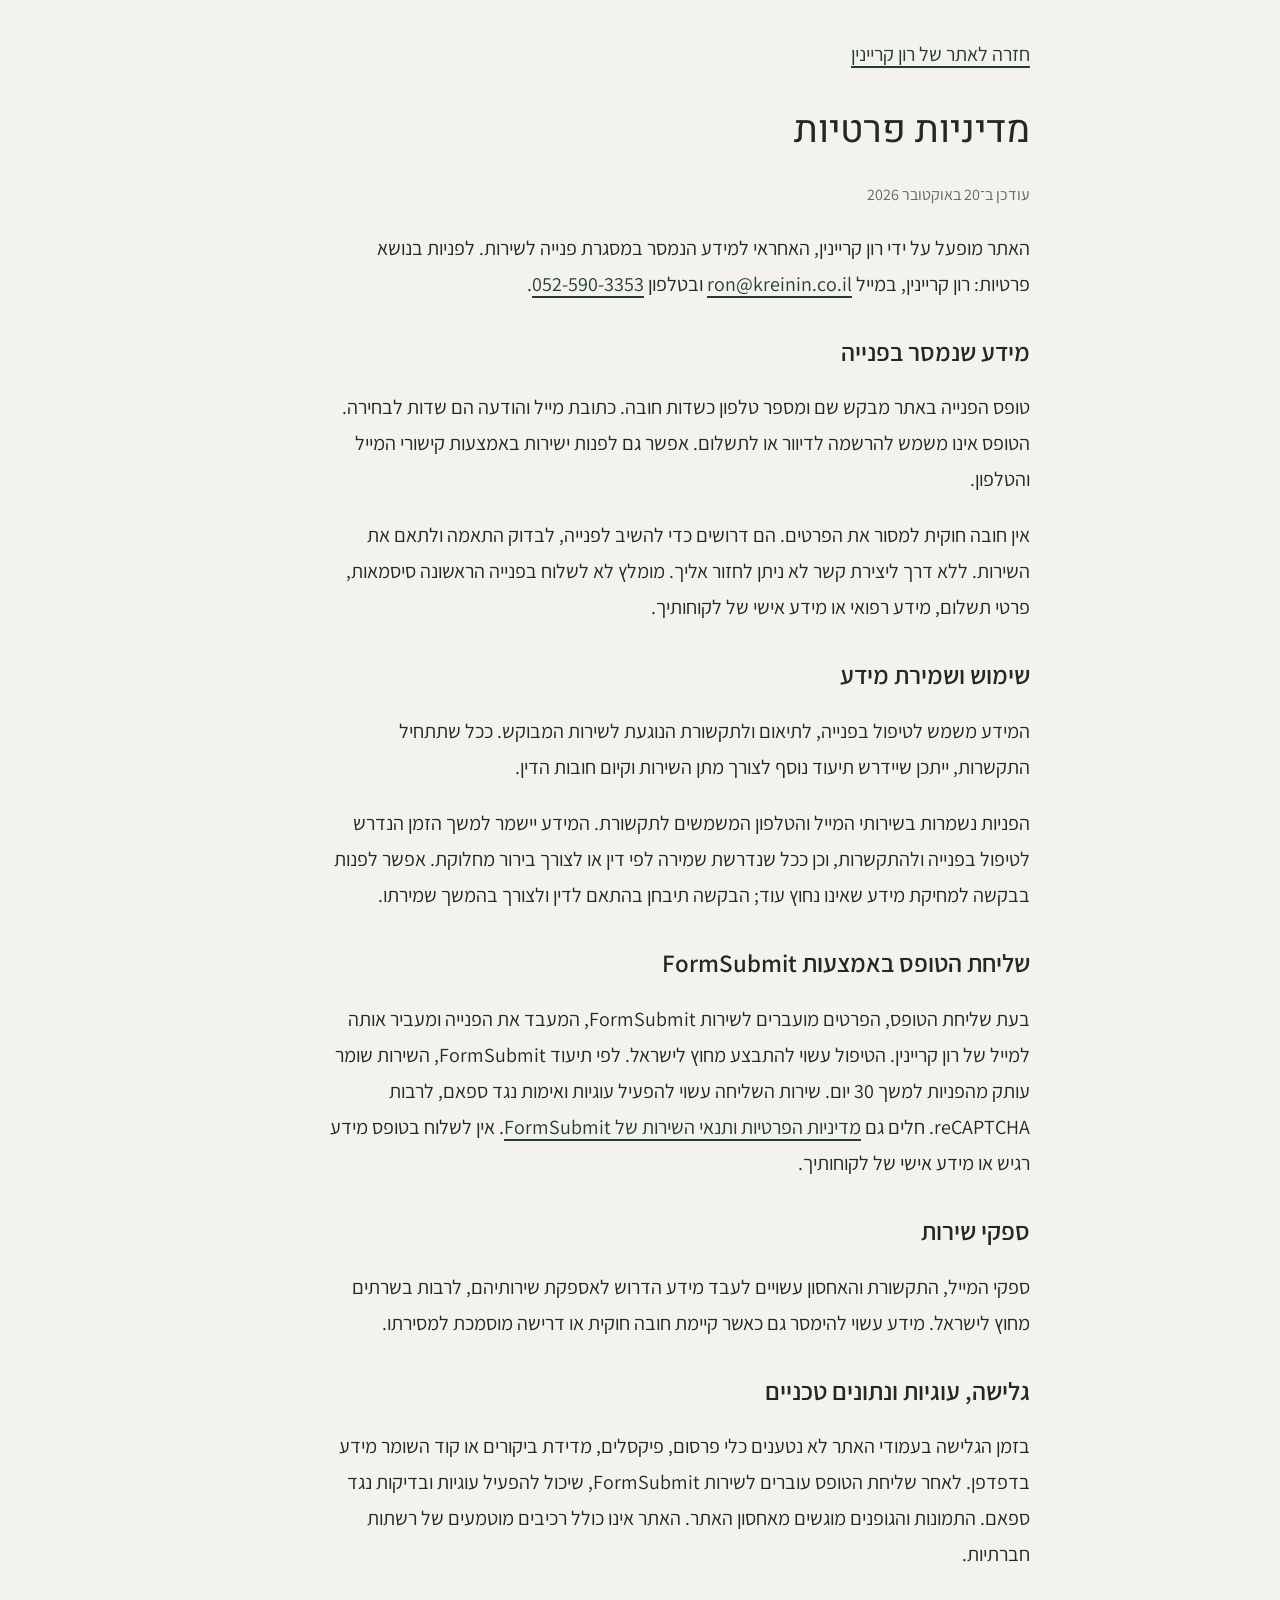
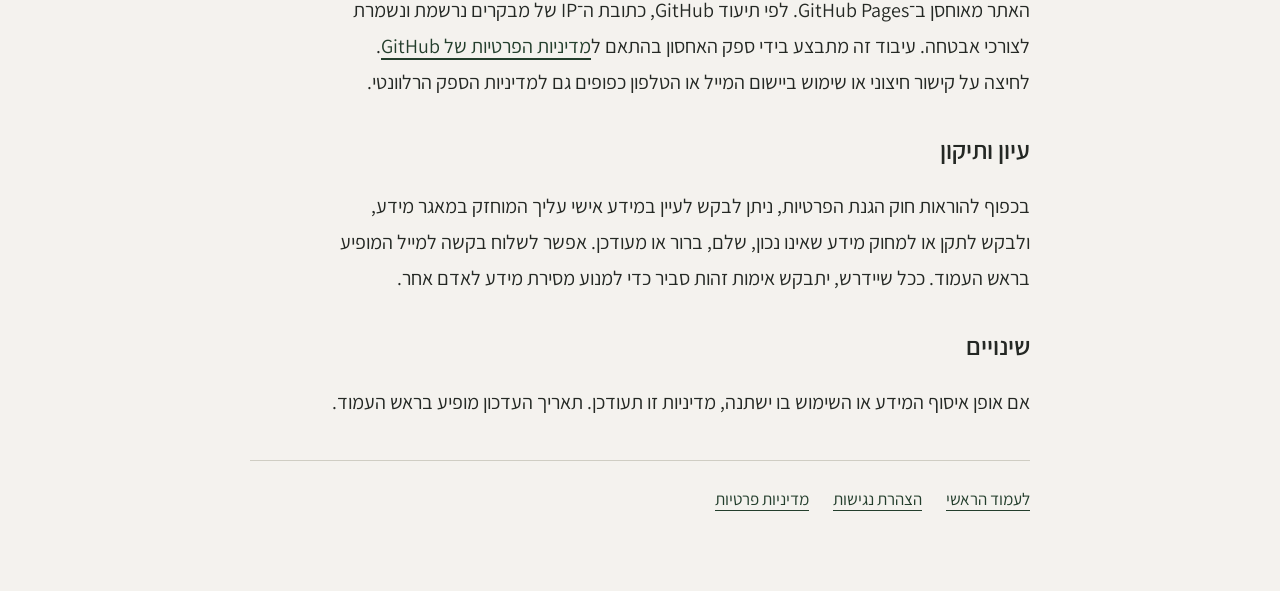
<file: privacy.html>
<!doctype html><html lang="he" dir="rtl"><head><meta charset="utf-8"><meta name="viewport" content="width=device-width,initial-scale=1"><meta name="theme-color" content="#f4f2ee"><title>מדיניות פרטיות | רון קריינין</title><link rel="stylesheet" href="fonts.css"><link rel="stylesheet" href="legal.css">
<link rel="canonical" href="https://www.kreinin.co.il/privacy.html">
</head><body><a class="skip" href="#content">דילוג לתוכן</a><main id="content" tabindex="-1"><a class="back" href="/">חזרה לאתר של רון קריינין</a><h1>מדיניות פרטיות</h1><p class="date">עודכן ב־20 באוקטובר 2026</p><p>האתר מופעל על ידי רון קריינין, האחראי למידע הנמסר במסגרת פנייה לשירות. לפניות בנושא פרטיות: רון קריינין, במייל <a href="mailto:ron@kreinin.co.il" dir="ltr">ron@kreinin.co.il</a> ובטלפון <a href="tel:+972525903353" dir="ltr">052-590-3353</a>.</p><h2>מידע שנמסר בפנייה</h2><p>טופס הפנייה באתר מבקש שם ומספר טלפון כשדות חובה. כתובת מייל והודעה הם שדות לבחירה. הטופס אינו משמש להרשמה לדיוור או לתשלום. אפשר גם לפנות ישירות באמצעות קישורי המייל והטלפון.</p><p>אין חובה חוקית למסור את הפרטים. הם דרושים כדי להשיב לפנייה, לבדוק התאמה ולתאם את השירות. ללא דרך ליצירת קשר לא ניתן לחזור אליך. מומלץ לא לשלוח בפנייה הראשונה סיסמאות, פרטי תשלום, מידע רפואי או מידע אישי של לקוחותיך.</p><h2>שימוש ושמירת מידע</h2><p>המידע משמש לטיפול בפנייה, לתיאום ולתקשורת הנוגעת לשירות המבוקש. ככל שתתחיל התקשרות, ייתכן שיידרש תיעוד נוסף לצורך מתן השירות וקיום חובות הדין.</p><p>הפניות נשמרות בשירותי המייל והטלפון המשמשים לתקשורת. המידע יישמר למשך הזמן הנדרש לטיפול בפנייה ולהתקשרות, וכן ככל שנדרשת שמירה לפי דין או לצורך בירור מחלוקת. אפשר לפנות בבקשה למחיקת מידע שאינו נחוץ עוד; הבקשה תיבחן בהתאם לדין ולצורך בהמשך שמירתו.</p><h2>שליחת הטופס באמצעות FormSubmit</h2><p>בעת שליחת הטופס, הפרטים מועברים לשירות FormSubmit, המעבד את הפנייה ומעביר אותה למייל של רון קריינין. הטיפול עשוי להתבצע מחוץ לישראל. לפי תיעוד FormSubmit, השירות שומר עותק מהפניות למשך 30 יום. שירות השליחה עשוי להפעיל עוגיות ואימות נגד ספאם, לרבות reCAPTCHA. חלים גם <a href="https://formsubmit.co/privacy.pdf">מדיניות הפרטיות ותנאי השירות של FormSubmit</a>. אין לשלוח בטופס מידע רגיש או מידע אישי של לקוחותיך.</p><h2>ספקי שירות</h2><p>ספקי המייל, התקשורת והאחסון עשויים לעבד מידע הדרוש לאספקת שירותיהם, לרבות בשרתים מחוץ לישראל. מידע עשוי להימסר גם כאשר קיימת חובה חוקית או דרישה מוסמכת למסירתו.</p><h2>גלישה, עוגיות ונתונים טכניים</h2><p>בזמן הגלישה בעמודי האתר לא נטענים כלי פרסום, פיקסלים, מדידת ביקורים או קוד השומר מידע בדפדפן. לאחר שליחת הטופס עוברים לשירות FormSubmit, שיכול להפעיל עוגיות ובדיקות נגד ספאם. התמונות והגופנים מוגשים מאחסון האתר. האתר אינו כולל רכיבים מוטמעים של רשתות חברתיות.</p><p>האתר מאוחסן ב־GitHub Pages. לפי תיעוד GitHub, כתובת ה־IP של מבקרים נרשמת ונשמרת לצורכי אבטחה. עיבוד זה מתבצע בידי ספק האחסון בהתאם ל<a href="https://docs.github.com/en/site-policy/privacy-policies/github-general-privacy-statement">מדיניות הפרטיות של GitHub</a>. לחיצה על קישור חיצוני או שימוש ביישום המייל או הטלפון כפופים גם למדיניות הספק הרלוונטי.</p><h2>עיון ותיקון</h2><p>בכפוף להוראות חוק הגנת הפרטיות, ניתן לבקש לעיין במידע אישי עליך המוחזק במאגר מידע, ולבקש לתקן או למחוק מידע שאינו נכון, שלם, ברור או מעודכן. אפשר לשלוח בקשה למייל המופיע בראש העמוד. ככל שיידרש, יתבקש אימות זהות סביר כדי למנוע מסירת מידע לאדם אחר.</p><h2>שינויים</h2><p>אם אופן איסוף המידע או השימוש בו ישתנה, מדיניות זו תעודכן. תאריך העדכון מופיע בראש העמוד.</p><footer><a href="/">לעמוד הראשי</a><a href="accessibility.html">הצהרת נגישות</a><a href="privacy.html">מדיניות פרטיות</a></footer></main></body></html>
</file>
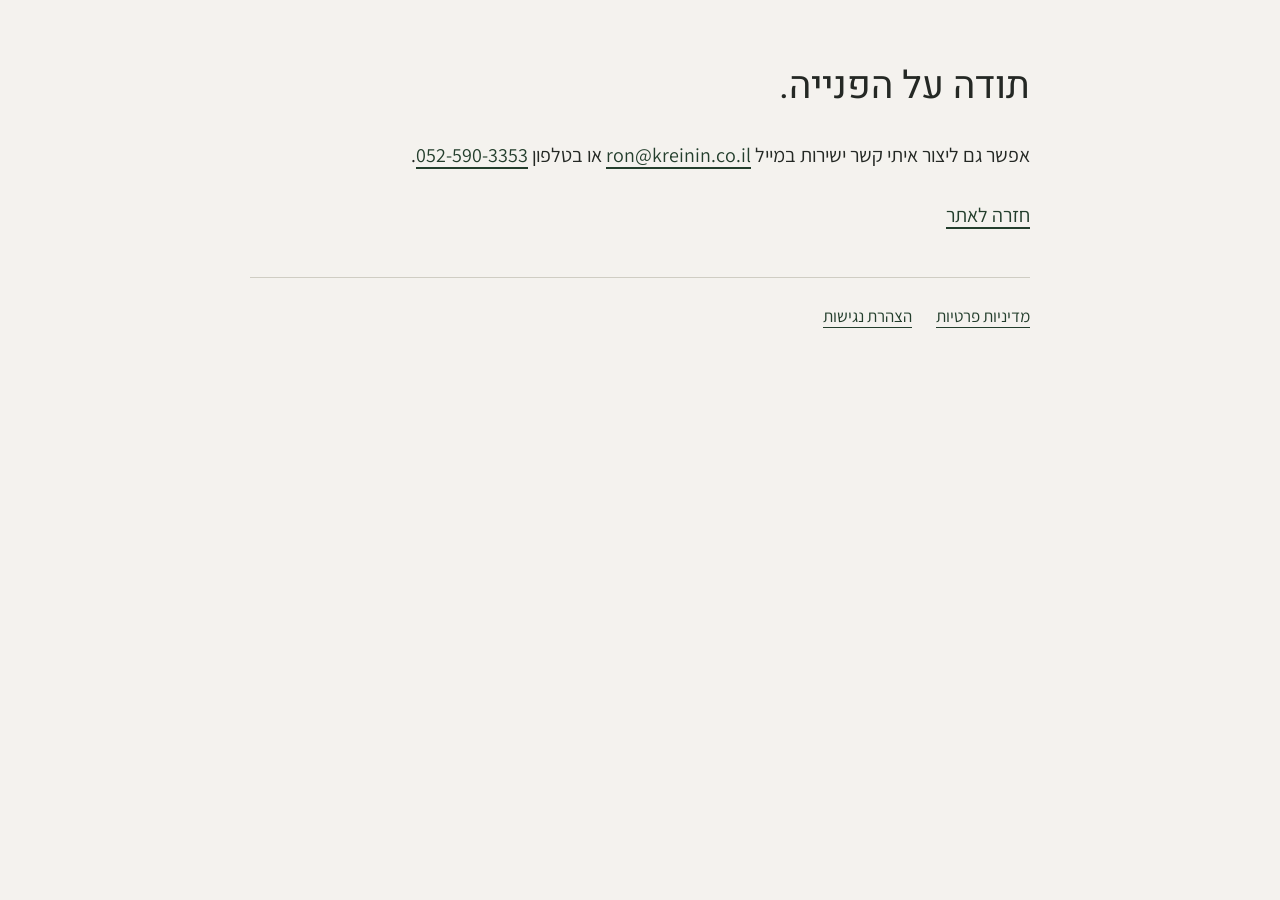
<file: thanks.html>
<!doctype html><html lang="he" dir="rtl"><head><meta charset="utf-8"><meta name="viewport" content="width=device-width,initial-scale=1"><meta name="robots" content="noindex"><title>תודה על הפנייה | רון קריינין</title><link rel="stylesheet" href="fonts.css"><link rel="stylesheet" href="legal.css">
<link rel="canonical" href="https://www.kreinin.co.il/thanks.html">
</head><body><main><h1>תודה על הפנייה.</h1><p>אפשר גם ליצור איתי קשר ישירות במייל <a href="mailto:ron@kreinin.co.il">ron@kreinin.co.il</a> או בטלפון <a href="tel:+972525903353" dir="ltr">052-590-3353</a>.</p><a class="back" href="/">חזרה לאתר</a><footer><a href="privacy.html">מדיניות פרטיות</a><a href="accessibility.html">הצהרת נגישות</a></footer></main></body></html>
</file>
<file: fonts.css>
@font-face {
  font-family: 'Assistant';
  font-style: normal;
  font-weight: 400;
  font-display: swap;
  src: url(font-0.woff2) format('woff2');
}
@font-face {
  font-family: 'Assistant';
  font-style: normal;
  font-weight: 500;
  font-display: swap;
  src: url(font-1.woff2) format('woff2');
}
@font-face {
  font-family: 'Assistant';
  font-style: normal;
  font-weight: 600;
  font-display: swap;
  src: url(font-2.woff2) format('woff2');
}
@font-face {
  font-family: 'Heebo';
  font-style: normal;
  font-weight: 300;
  font-display: swap;
  src: url(font-3.woff2) format('woff2');
}
@font-face {
  font-family: 'Heebo';
  font-style: normal;
  font-weight: 400;
  font-display: swap;
  src: url(font-4.woff2) format('woff2');
}
@font-face {
  font-family: 'Heebo';
  font-style: normal;
  font-weight: 500;
  font-display: swap;
  src: url(font-5.woff2) format('woff2');
}
</file>
<file: gold/gold.css>
:root{color-scheme:dark;--gold:#dcb300;--muted:#929292;--card:#141414}*{box-sizing:border-box}body{margin:0;background:#000;color:#f5f5f5;font-family:-apple-system,BlinkMacSystemFont,"Segoe UI",Arial,sans-serif;font-size:17px;-webkit-font-smoothing:antialiased}main{max-width:470px;margin:0 auto;padding:24px 16px 48px}header{display:flex;align-items:baseline;gap:8px;padding:0 4px;margin:0 0 28px}h1{font-size:clamp(44px,12vw,60px);font-weight:900;letter-spacing:-2px;color:var(--gold);margin:0;line-height:1.25}header>span{font-size:14px;font-weight:600;color:#747474;white-space:nowrap}h2{font-size:12px;letter-spacing:.035em;text-transform:uppercase;color:var(--muted);font-weight:700;line-height:1.5;margin:0;padding:15px 16px 5px}h2 label{cursor:pointer}.card{background:var(--card);border:0;border-radius:15px;margin:0 0 20px;padding:0;min-width:0;overflow:hidden}.market{background:#0d0d0d}.totals{background:#1f1f1f}.card-heading{display:flex;align-items:center;justify-content:space-between;min-height:39px;padding-inline-end:6px}.card-heading h2{padding-top:12px}.card-heading button{width:44px;min-height:40px;border:0;background:none;color:var(--gold);font-size:25px;line-height:1;cursor:pointer}.card-heading button:disabled{opacity:.5;cursor:wait}.row{display:flex;justify-content:space-between;align-items:center;gap:12px;padding:15px 16px;line-height:1.4}.row>span:first-child{color:#e5e5e5;flex-shrink:0}.row output,.row strong,.row>span:last-child{font-variant-numeric:tabular-nums;text-align:right;overflow-wrap:anywhere;min-width:0}.row output,.row strong{font-weight:600}.gold{color:var(--gold)}.blue{color:#409cff}.muted{color:var(--muted)}.premium{color:#ff6b63}.discount{color:#50ce78}.input-row{display:flex;align-items:center;gap:12px;padding:9px 16px 15px}.input-row input{width:100%;min-width:0;background:none;color:#fff;border:0;padding:6px 0;font-size:20px;line-height:1.4;font-variant-numeric:tabular-nums}.input-row input::placeholder{color:#737373;opacity:1}.input-row select{max-width:55%;border:0;background:#141414;color:var(--gold);padding:9px 3px;min-height:44px;font-size:16px;cursor:pointer}.segmented{display:grid;grid-template-columns:repeat(4,1fr);background:#252525;border-radius:8px;margin:10px 16px 16px;padding:3px}.segmented label{position:relative;cursor:pointer}.segmented input{position:absolute;opacity:0;inset:0;width:100%;height:100%;margin:0;cursor:pointer}.segmented span{display:flex;align-items:center;justify-content:center;font-size:14px;font-weight:600;min-height:38px;border-radius:6px}.segmented input:checked+span{background:#616161;color:#fff;box-shadow:0 1px 4px #0006}.segmented input:focus-visible+span{outline:2px solid var(--gold);outline-offset:-2px}button,input,select{font-family:inherit}button,a,input,select,summary{touch-action:manipulation}button:focus-visible,input:focus-visible,select:focus-visible,summary:focus-visible{outline:2px solid var(--gold);outline-offset:3px}.status{margin:0;padding:0 16px 10px;color:var(--muted);font-size:11px;line-height:1.5}.status:empty{display:none}details{margin:0 16px 8px;font-size:12px;color:var(--muted)}summary{cursor:pointer;width:fit-content;min-height:30px;padding:5px 0}#rates-form{display:grid;grid-template-columns:1fr 1fr;gap:10px;padding:10px 0;font-size:13px}#rates-form label{align-self:center}#rates-form input{width:100%;min-width:0;background:#202020;border:1px solid #555;color:white;border-radius:5px;padding:9px;font-size:15px}#rates-form .error{grid-column:1/-1;padding:0}.apply{grid-column:2;background:#333;color:var(--gold);border:0;border-radius:5px;padding:10px;cursor:pointer}.error{font-size:12px;line-height:1.5;color:#ff8b82;margin:0;padding:0 16px 12px}.error:empty{display:none}[aria-invalid=true]{box-shadow:0 1px #ff8b82}.sr-only{position:absolute;width:1px;height:1px;overflow:hidden;clip-path:inset(50%);white-space:nowrap}[hidden]{display:none!important}@media(max-width:350px){main{padding:18px 12px 36px}.row{font-size:15px;padding:14px}.input-row{padding-inline:14px}.row>span:first-child{flex-shrink:1}header{gap:6px}header>span{font-size:12px}}@media(forced-colors:active){.card{border:1px solid CanvasText}.segmented input:checked+span{outline:2px solid Highlight}}
</file>
<file: legal.css>
body{margin:0;background:#f4f2ee;color:#242824;font-family:Assistant,Arial,sans-serif;font-size:20px;line-height:1.8}main{max-width:780px;margin:auto;padding:32px 24px 70px}h1{font-family:Heebo,Arial,sans-serif;font-weight:400;font-size:38px;line-height:1.3;margin-top:30px}h2{font-size:25px;line-height:1.4;margin-top:32px}p,li{max-width:70ch}a{color:#233e2c;text-underline-offset:5px;overflow-wrap:anywhere}a:focus-visible{outline:3px solid #405e48;outline-offset:4px}.back,footer a{display:inline-flex;align-items:center;min-height:44px}footer{border-top:1px solid #cfcdc3;display:flex;flex-wrap:wrap;gap:10px 24px;margin-top:40px;padding-top:16px;font-size:17px}.date{font-size:16px;color:#62685e}.skip{position:absolute;top:0;transform:translateY(-150%);background:#fff;padding:10px}.skip:focus{transform:none}main:focus{outline:none}
</file>
